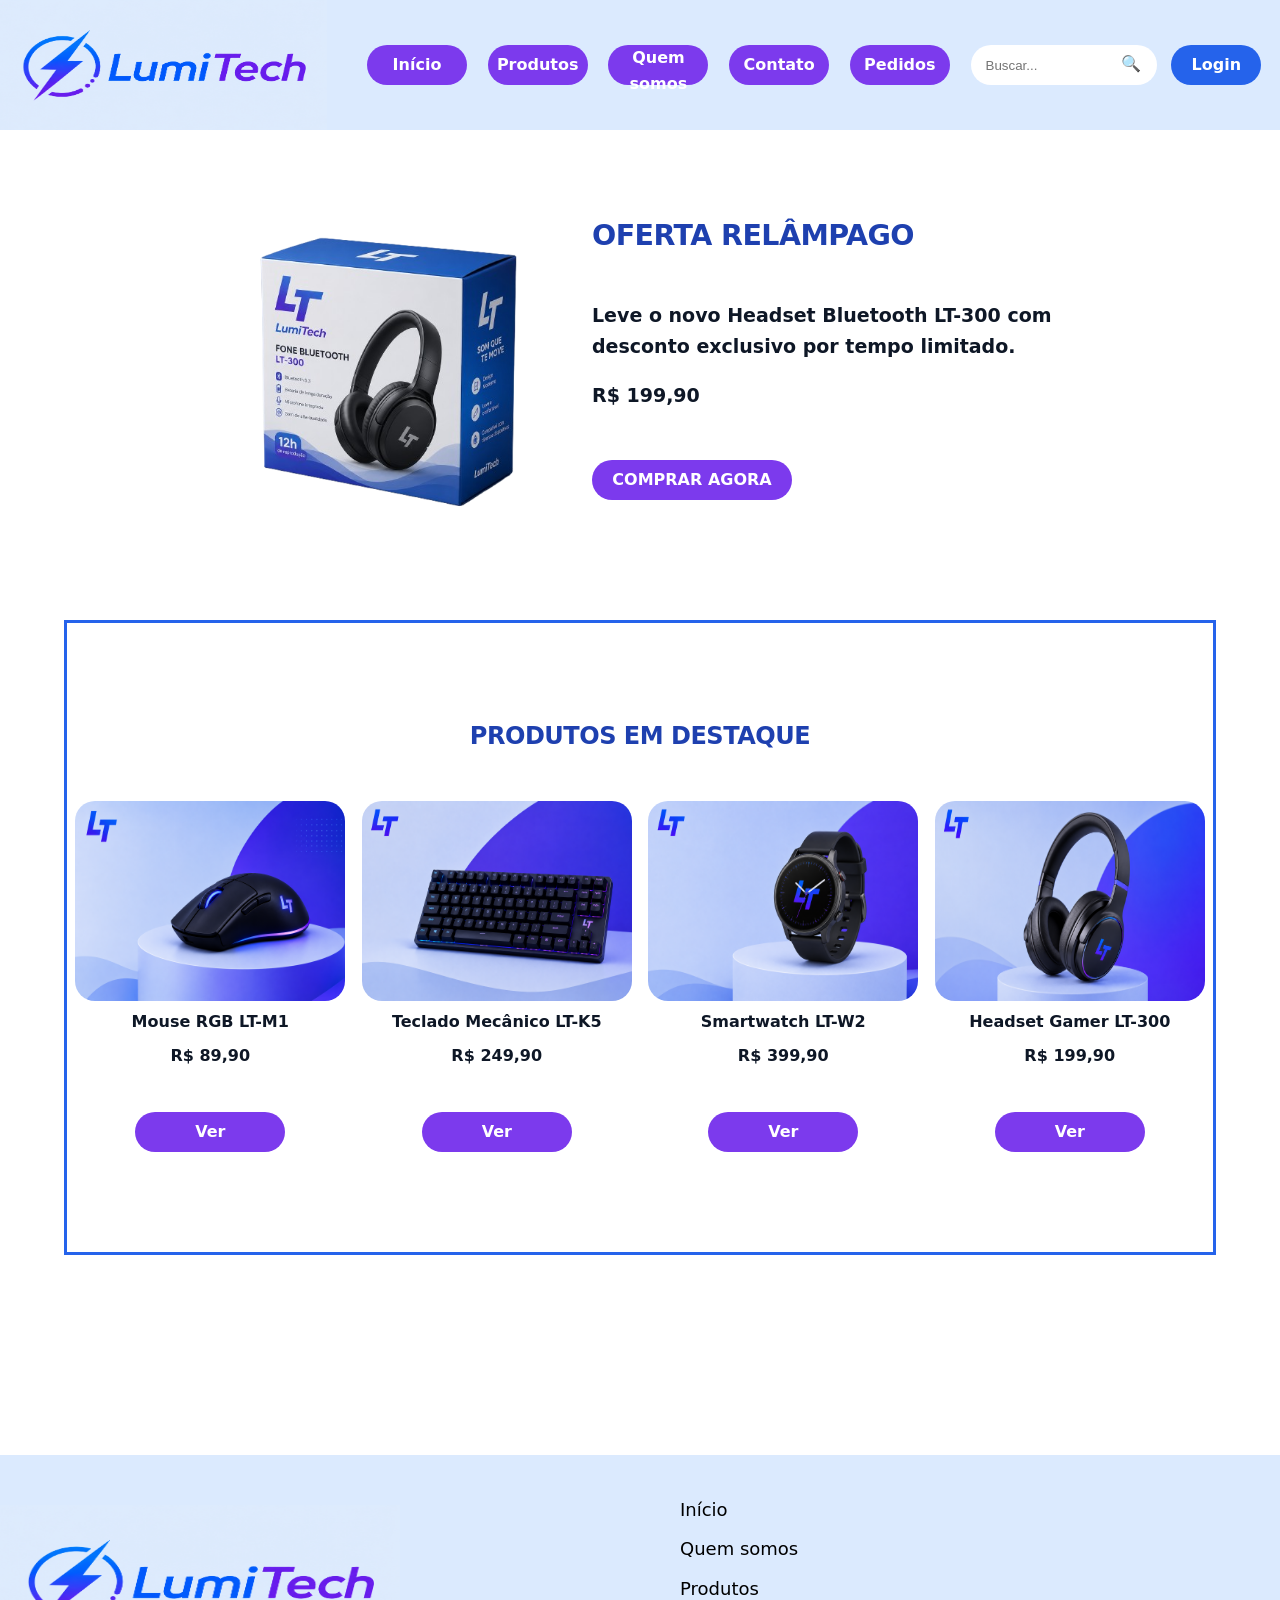
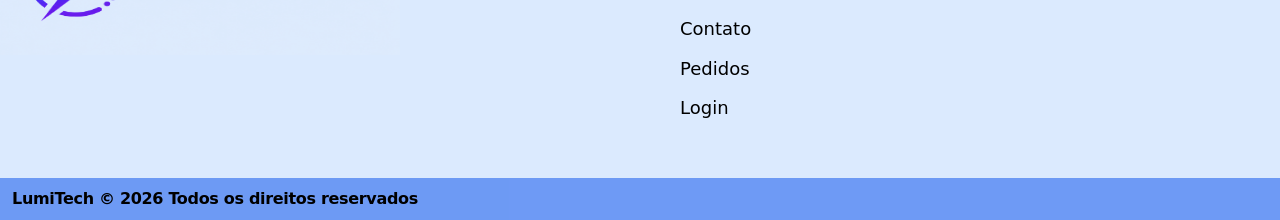
<file: index.html>
<!DOCTYPE html>
<html lang="en">

<head>
    <meta charset="UTF-8">
    <meta name="viewport" content="width=device-width, initial-scale=1.0">
    <link rel="stylesheet" href="style.css">
    <link rel="preconnect" href="https://fonts.googleapis.com">
    <link rel="preconnect" href="https://fonts.gstatic.com" crossorigin>
    <link href="https://fonts.googleapis.com/css2?family=Montserrat:ital,wght@0,100..900;1,100..900&display=swap"
        rel="stylesheet">
    <title>LumiTech</title>
</head>

<body>

    <header>
        <a href="index.html"><div class="logo"><img src="logo.png" alt=""></div></a>
        <ul>

            <a href="index.html">
                <li class="inc">Início</li>
            </a>
            <a href="produtos.html">
                <li class="inc"> Produtos </li>
            </a>
            <a href="quemsomos.html">
                <li class="inc">Quem somos</li>
            </a>
           <a href="contato.html"> <li class="inc">Contato</li></a>
           <a href="pedidos.html"><li class="inc">Pedidos</li></a>
            <div class="busca">
                <input type="text" placeholder="Buscar...">
                <a href="busca.html" class= "lupa">🔍</a>
            </div>
            <a href="login.html"><li class="login">Login</li></a>
        </ul>

    </header>

    <main>


        <div class="banner">
            <div><img src="fone.png" alt=""></div>
            <div class="banner_texto">
                <h2>OFERTA RELÂMPAGO</h2>
                <p>Leve o novo Headset Bluetooth LT-300
                    com desconto exclusivo por tempo limitado.</p>
                <span>R$ 199,90</span>
                <a href="produto.html"><button>COMPRAR AGORA</button></a>
            </div>
        </div>

        <div class="destaque">
            <h2>PRODUTOS EM DESTAQUE</h2>

            <div class="destaque_produtos">
                <div class = "txtproduto"><img src="mouse.png" alt="">
                    <p>Mouse RGB LT-M1</p>
                    <span>R$ 89,90</span><br>
                    <a href="produto.html"> <button>Ver</button></a>
                </div>

                <div class = "txtproduto">
                    <img src="teclado.png" alt="">
                    <p>Teclado Mecânico LT-K5</p>
                    <span>R$ 249,90</span><br>
                    <a href="produto.html"> <button>Ver</button></a>
                </div>

                <div class = "txtproduto">
                    <img src="smartwatch.png" alt="">
                    <p>Smartwatch LT-W2</p>
                    <span>R$ 399,90</span><br>
                    <a href="produto.html"> <button>Ver</button></a>
                </div>

                <div class = "txtproduto">
                    <img src="headset.png" alt="">
                    <p>Headset Gamer LT-300</p>
                    <span>R$ 199,90</span><br>
                    <a href="produto.html"> <button>Ver</button></a>
                </div>
            </div>

        </div>
    </main>

    <footer>
        <a href="index.html"><div class="logor"><img src="logo.png" alt=""></div></a>
        <div>
            <ul>
                <a href="index.html">
                    <li class="">Início</li>
                </a>
                <a href="quemsomos.html">
                    <li class="">Quem somos</li>
                </a>
                <a href="produtos.html">
                    <li class=""> Produtos </li>
                </a>
                <a href="contato.html"> <li class="">Contato</li></a>
                <a href="pedidos.html"><li>Pedidos</li></a>
                <a href="login.html"><li class="">Login</li></a>
            </ul>
        </div>
        <div class="direito">
            <h1>LumiTech © 2026 Todos os direitos reservados</h1>
        </div>
    </footer>


</body>

</html>
</file>
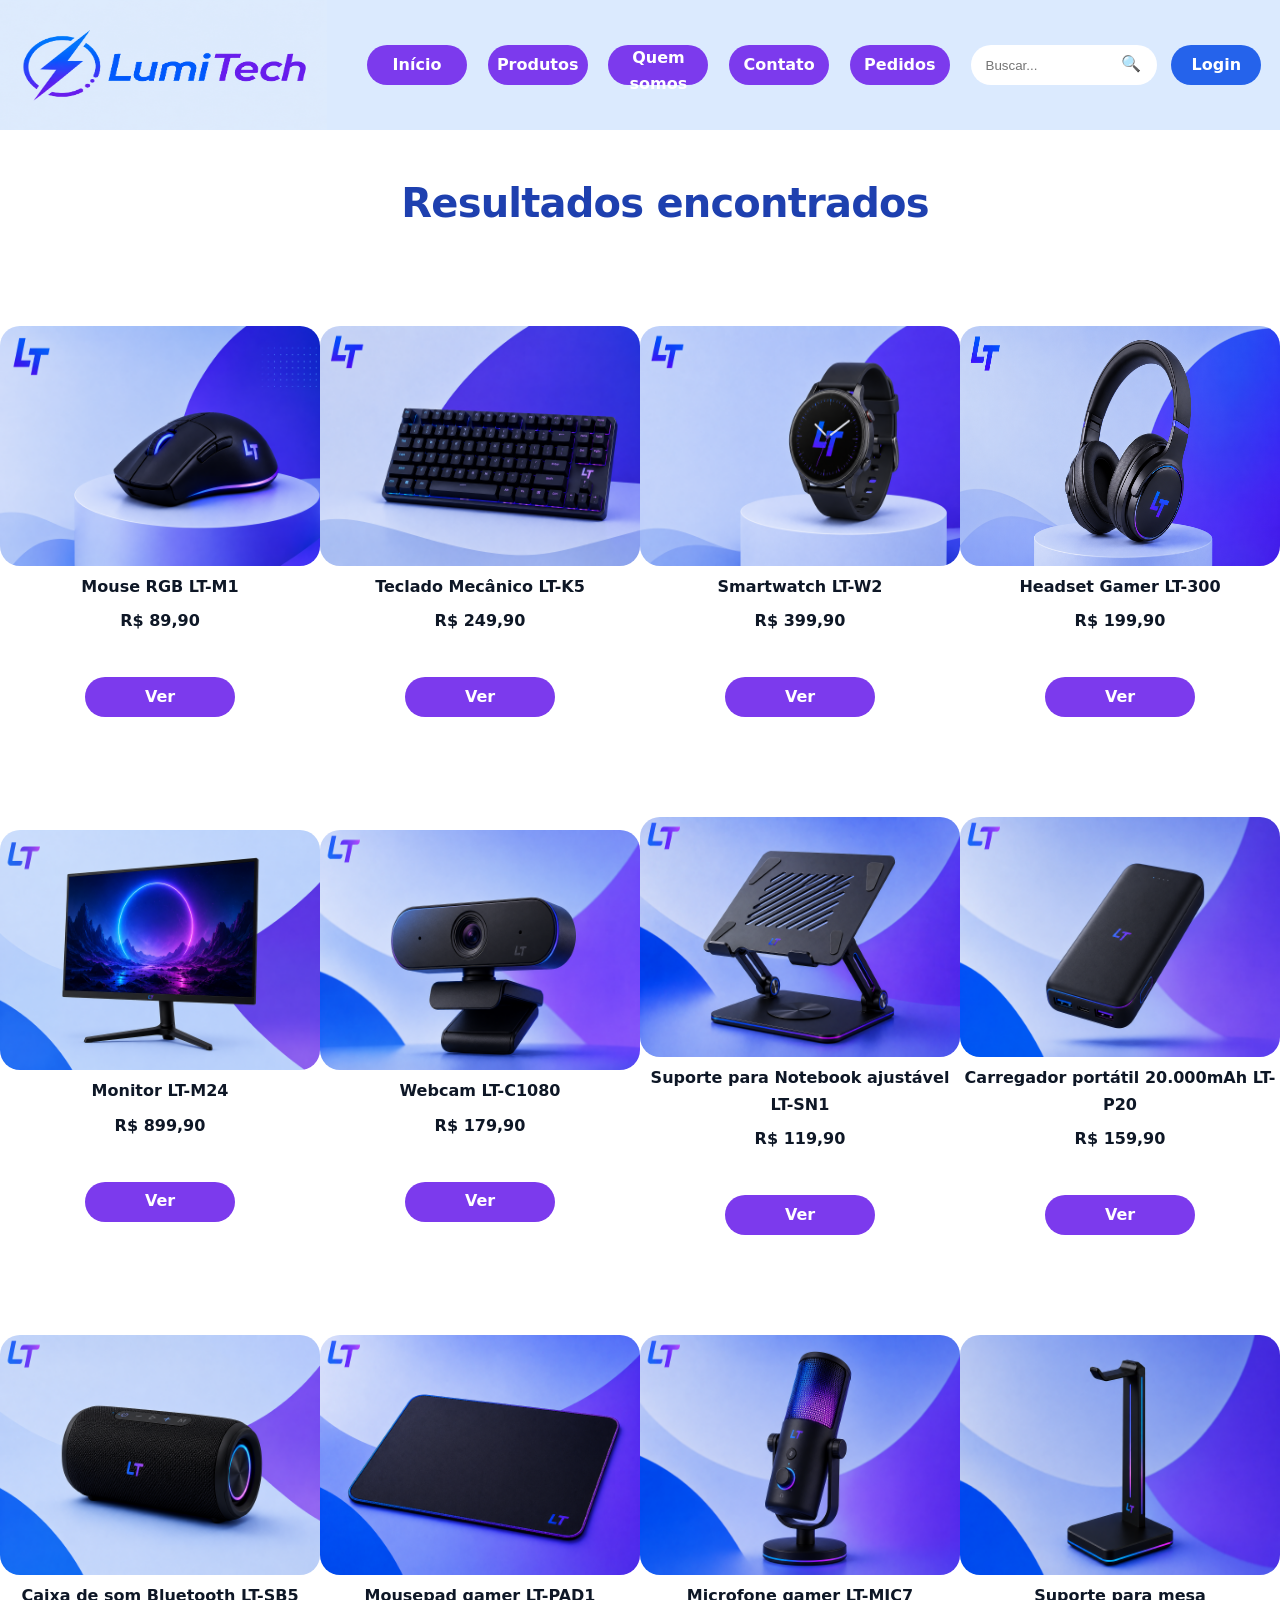
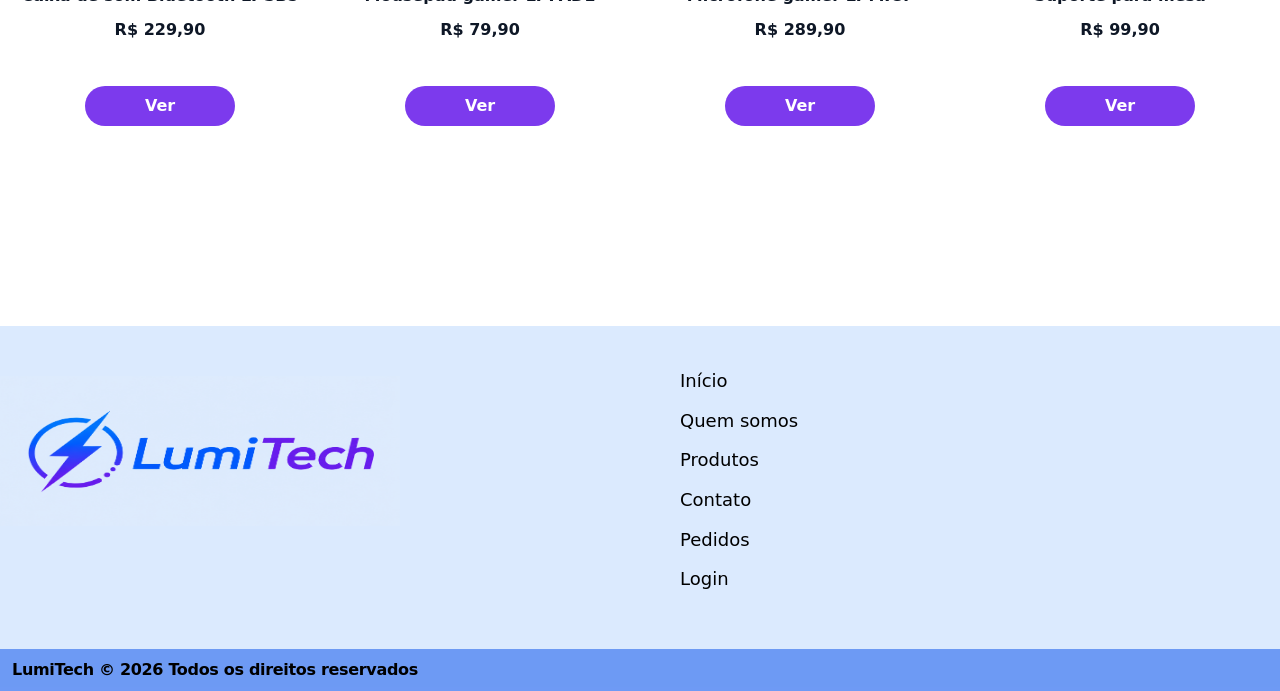
<file: busca.html>
<!DOCTYPE html>
<html lang="en">

<head>
    <meta charset="UTF-8">
    <meta name="viewport" content="width=device-width, initial-scale=1.0">
    <link rel="stylesheet" href="style.css">
    <link rel="preconnect" href="https://fonts.googleapis.com">
    <link rel="preconnect" href="https://fonts.gstatic.com" crossorigin>
    <link href="https://fonts.googleapis.com/css2?family=Montserrat:ital,wght@0,100..900;1,100..900&display=swap"
        rel="stylesheet">
    <title>LumiTech</title>
</head>

<body>

    <header>
        <a href="index.html"><div class="logo"><img src="logo.png" alt=""></div></a>
        <ul>

            <a href="index.html">
                <li class="inc">Início</li>
            </a>
            <a href="produtos.html">
                <li class="inc"> Produtos </li>
            </a>
            <a href="quemsomos.html">
                <li class="inc">Quem somos</li>
            </a>
            <a href="contato.html"> <li class="inc">Contato</li></a>
            <a href="pedidos.html"><li class="inc">Pedidos</li></a>
            <div class="busca">
                <input type="text" placeholder="Buscar...">
                <a href="busca.html" class= "lupa">🔍</a>
            </div>
            <a href="login.html"><li class="login">Login</li></a>
        </ul>

    </header>

    

   

    
    <h2 class = "resultado">Resultados encontrados</h2>

    

        
        <div class="produtos">

            <div class = "txtproduto"><img src="mouse.png" alt="">
                <p>Mouse RGB LT-M1</p>
                <span>R$ 89,90</span><br>
                <a href="produto.html"> <button>Ver</button></a>
            </div>

            <div class = "txtproduto">
                <img src="teclado.png" alt="">
                <p>Teclado Mecânico LT-K5</p>
                <span>R$ 249,90</span><br>
                <a href="produto.html"> <button>Ver</button></a>
            </div>

            <div  class = "txtproduto">
                <img src="smartwatch.png" alt="">
                <p>Smartwatch LT-W2</p>
                <span>R$ 399,90</span><br>
                <a href="produto.html"> <button>Ver</button></a>
            </div>

            <div class = "txtproduto">
                <img src="headset.png" alt="">
                <p>Headset Gamer LT-300</p>
                <span>R$ 199,90</span><br>
                <a href="produto.html"> <button>Ver</button></a>
            </div>
        </div>
        <div class="produtos">
            <div class = "txtproduto"><img src="monitor.png" alt="">
                <p>Monitor LT-M24</p>
                <span>R$ 899,90</span><br>
                <a href="produto.html"> <button>Ver</button></a>
            </div>

            <div class = "txtproduto">
                <img src="webcam.png" alt="">
                <p> Webcam LT-C1080</p>
                <span>R$ 179,90</span><br>
                <a href="produto.html"> <button>Ver</button></a>
            </div>

            <div class = "txtproduto">
                <img src="suporte.png" alt="">
                <p>Suporte para Notebook ajustável LT-SN1</p>
                <span>R$ 119,90</span><br>
                <a href="produto.html"> <button>Ver</button></a>
            </div>

            <div class = "txtproduto">
                <img src="carregador.png" alt="">
                <p>Carregador portátil 20.000mAh LT-P20</p>
                <span>R$ 159,90</span><br>
                <a href="produto.html"> <button>Ver</button></a>
            </div>

        </div>

        <div class="produtos">
            <div class = "txtproduto"><img src="som.png" alt="">
                <p>Caixa de som Bluetooth LT-SB5</p>
                <span>R$ 229,90</span><br>
                <a href="produto.html"> <button>Ver</button></a>
            </div>

            <div class = "txtproduto">
                <img src="mousepad.png" alt="">
                <p>Mousepad gamer LT-PAD1</p>
                <span>R$ 79,90</span><br>
                <a href="produto.html"> <button>Ver</button></a>
            </div>

            <div class = "txtproduto">
                <img src="mic.png" alt="">
                <p>Microfone gamer LT-MIC7</p>
                <span>R$ 289,90</span><br>
                <a href="produto.html"> <button>Ver</button></a>
            </div>

            <div class = "txtproduto">
                <img src="suporteh.png" alt="">
                <p>Suporte para mesa</p>
                <span>R$ 99,90</span><br>
                <a href="produto.html"> <button>Ver</button></a>
            </div>

        </div>

    



    <footer>
        <a href="index.html"><div class="logor"><img src="logo.png" alt=""></div></a>
        <div>
            <ul>
                <a href="index.html">
                    <li class="">Início</li>
                </a>
                <a href="quemsomos.html">
                    <li class="">Quem somos</li>
                </a>
                <a href="produtos.html">
                    <li class=""> Produtos </li>
                </a>
                <a href="contato.html"> <li class="">Contato</li></a>
                <a href="pedidos.html"><li>Pedidos</li></a>
                <a href="login.html"><li class="">Login</li></a>
            </ul>
        </div>
        <div class="direito">
            <h1>LumiTech © 2026 Todos os direitos reservados</h1>
        </div>
    </footer>


</body>

</html>
</file>
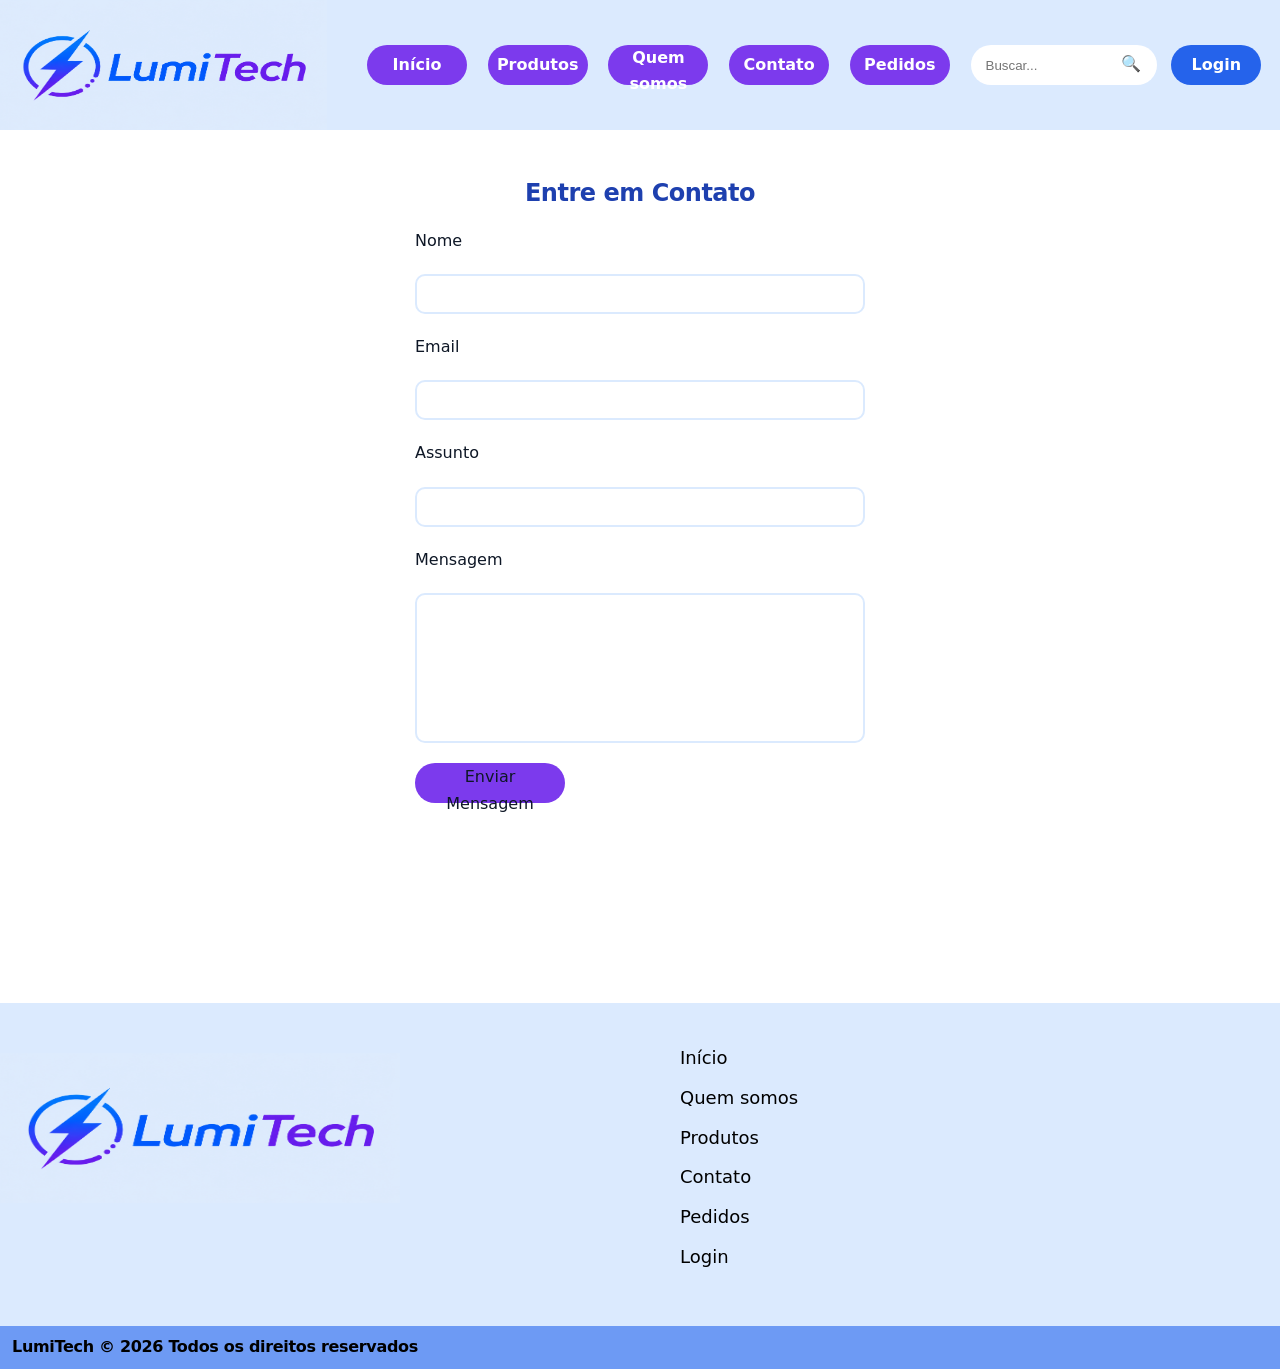
<file: contato.html>
<!DOCTYPE html>
<html lang="en">

<head>
    <meta charset="UTF-8">
    <meta name="viewport" content="width=device-width, initial-scale=1.0">
    <link rel="stylesheet" href="style.css">
    <link rel="preconnect" href="https://fonts.googleapis.com">
    <link rel="preconnect" href="https://fonts.gstatic.com" crossorigin>
    <link href="https://fonts.googleapis.com/css2?family=Montserrat:ital,wght@0,100..900;1,100..900&display=swap"
        rel="stylesheet">
    <title>LumiTech</title>
    <link rel="stylesheet" href="style.css">
</head>

<body>

    <header>
        <a href="index.html"><div class="logo"><img src="logo.png" alt=""></div></a>
        <ul>

            <a href="index.html">
                <li class="inc">Início</li>
            </a>
            <a href="produtos.html">
                <li class="inc"> Produtos </li>
            </a>
            <a href="quemsomos.html">
                <li class="inc">Quem somos</li>
            </a>
            <a href="contato.html"> <li class="inc">Contato</li></a>
            <a href="pedidos.html"><li class="inc">Pedidos</li></a>
            <div class="busca">
                <input type="text" placeholder="Buscar...">
                <a href="busca.html" class= "lupa">🔍</a>
            </div>
            <a href="login.html"><li class="login">Login</li></a>
        </ul>

    </header>
<div class = "contato">
   <h2>Entre em Contato</h2>

<form>

<label>Nome</label>
<input type="text">

<label>Email</label>
<input type="email">

<label>Assunto</label>
<input type="text">

<label>Mensagem</label>
<textarea></textarea>

<button>Enviar Mensagem</button>

</form>
</div>


    <footer>
        <a href="index.html"><div class="logor"><img src="logo.png" alt=""></div></a>
        <div>
            <ul>
                <a href="index.html">
                    <li class="">Início</li>
                </a>
                <a href="quemsomos.html">
                    <li class="">Quem somos</li>
                </a>
                <a href="produtos.html">
                    <li class=""> Produtos </li>
                </a>
                <a href="contato.html"> <li class="">Contato</li></a>
                <a href="pedidos.html"><li>Pedidos</li></a>
                <a href="login.html"><li class="">Login</li></a>
            </ul>
        </div>
        <div class="direito">
            <h1>LumiTech © 2026 Todos os direitos reservados</h1>
        </div>
    </footer>


</body>

</html>
</file>
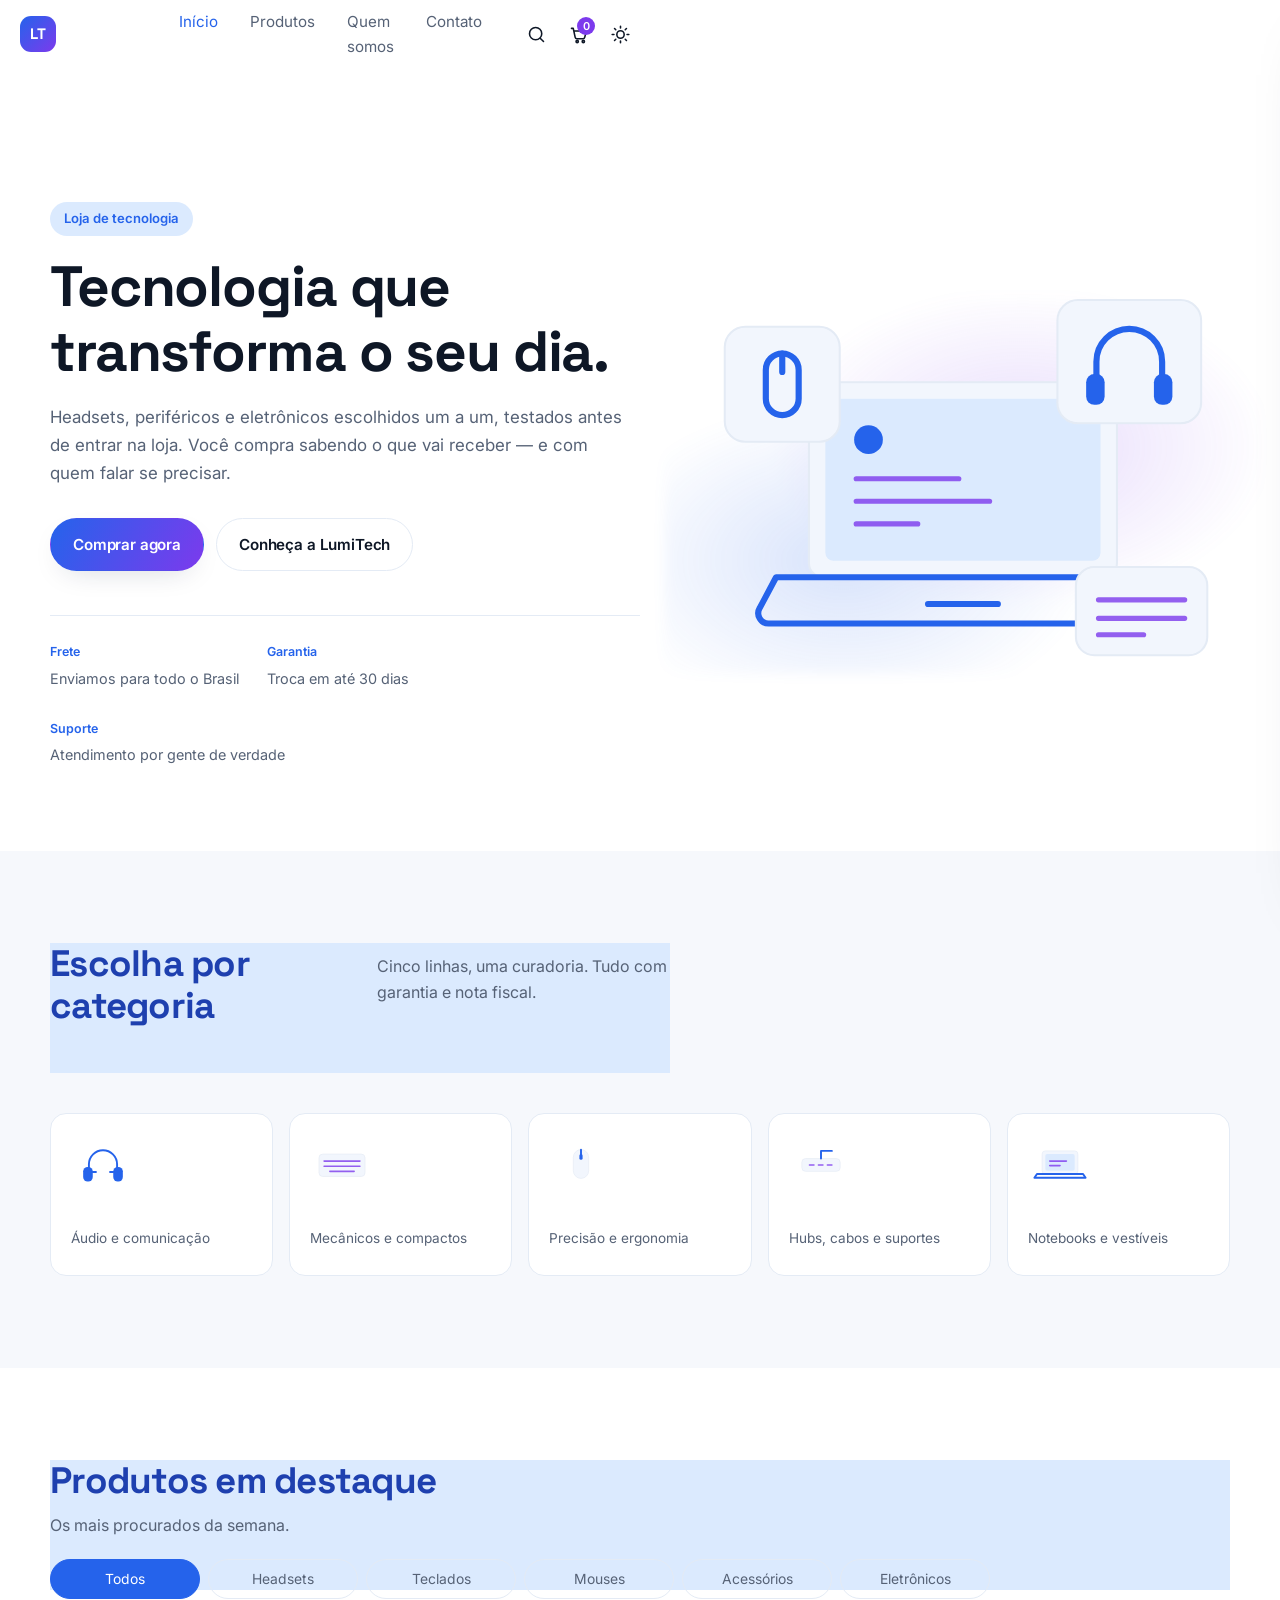
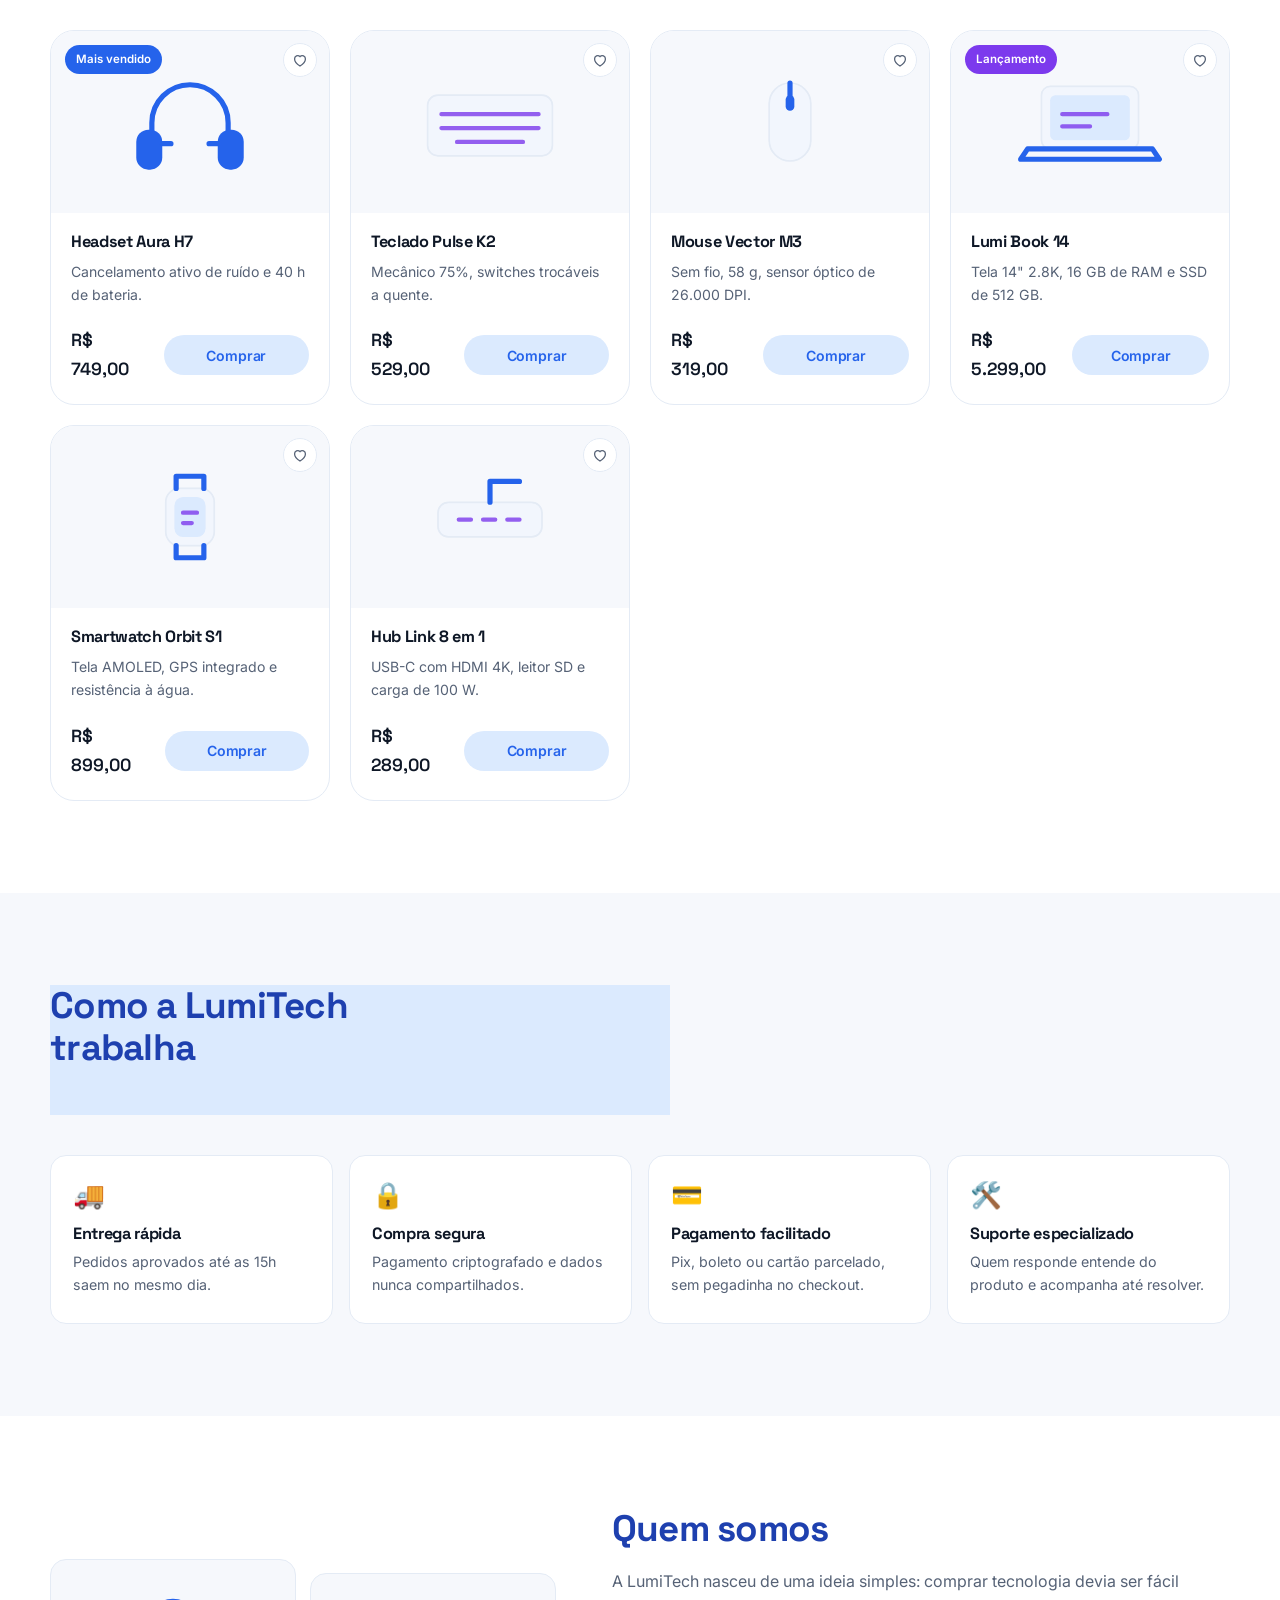
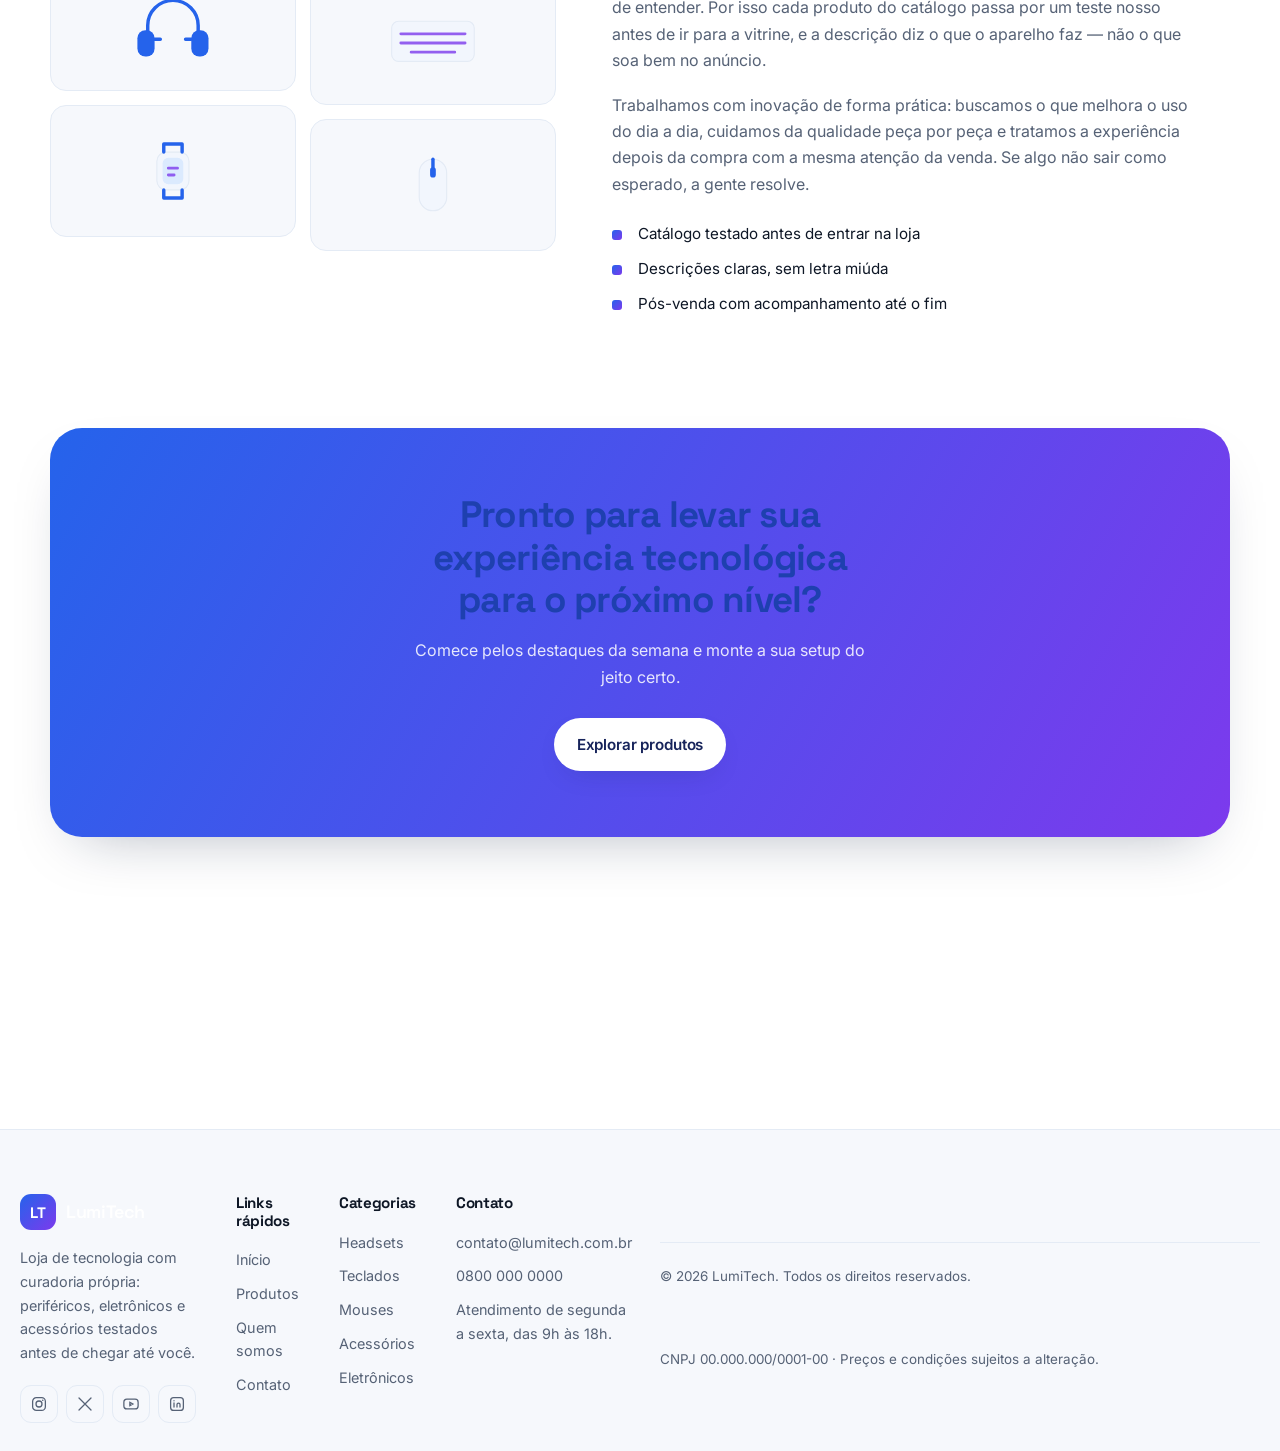
<file: landing.html>
<!DOCTYPE html>
<html lang="pt-BR" data-theme="light">
<head>
<meta charset="UTF-8">
<meta name="viewport" content="width=device-width, initial-scale=1">
<title>LumiTech — Tecnologia que transforma o seu dia</title>
<meta name="description" content="LumiTech: headsets, teclados, mouses, notebooks e acessórios de tecnologia com curadoria, garantia e suporte especializado.">
<link rel="icon" href="img/favicon.svg" type="image/svg+xml">
<link rel="preconnect" href="https://fonts.googleapis.com">
<link rel="preconnect" href="https://fonts.gstatic.com" crossorigin>
<link href="https://fonts.googleapis.com/css2?family=Inter:wght@400;500;600&family=Space+Grotesk:wght@500;600;700&display=swap" rel="stylesheet">
<link rel="stylesheet" href="style.css">
<script>
  // Aplica o tema salvo antes da pintura para evitar flash de cor errada.
  (function () {
    try {
      var t = localStorage.getItem('lumitech-theme');
      if (t === 'dark' || t === 'light') document.documentElement.setAttribute('data-theme', t);
    } catch (e) {}
  })();
</script>
</head>
<body>

<a class="skip-link" href="#hero">Ir para o conteúdo</a>

<!-- ============ HEADER ============ -->
<header class="header" id="header">
  <div class="container header__inner">
    <a class="brand" href="#hero" aria-label="LumiTech, página inicial">
      <span class="brand__mark">LT</span>
      <span class="brand__name">LumiTech</span>
    </a>

    <nav class="nav" id="nav" aria-label="Navegação principal">
      <a href="#hero" class="nav__link is-active">Início</a>
      <a href="#produtos" class="nav__link">Produtos</a>
      <a href="#quem-somos" class="nav__link">Quem somos</a>
      <a href="#contato" class="nav__link">Contato</a>
    </nav>

    <div class="header__actions">
      <button class="icon-btn" id="searchBtn" aria-label="Buscar produtos" aria-expanded="false" aria-controls="searchBar">
        <svg viewBox="0 0 24 24" aria-hidden="true"><circle cx="11" cy="11" r="7"/><path d="m20 20-3.5-3.5"/></svg>
      </button>

      <button class="icon-btn" id="cartBtn" aria-label="Abrir carrinho">
        <svg viewBox="0 0 24 24" aria-hidden="true"><path d="M4 5h2l2.2 10.2a2 2 0 0 0 2 1.6h6.9a2 2 0 0 0 2-1.5L21 8H7"/><circle cx="10.5" cy="20" r="1.3"/><circle cx="17.5" cy="20" r="1.3"/></svg>
        <span class="cart-badge" id="cartBadge" hidden>0</span>
      </button>

      <button class="icon-btn theme-btn" id="themeBtn" aria-label="Alternar tema" title="Alternar modo claro e escuro">
        <svg class="icon-sun" viewBox="0 0 24 24" aria-hidden="true"><circle cx="12" cy="12" r="4.2"/><path d="M12 2.5v2M12 19.5v2M2.5 12h2M19.5 12h2M5.2 5.2l1.4 1.4M17.4 17.4l1.4 1.4M18.8 5.2l-1.4 1.4M6.6 17.4l-1.4 1.4"/></svg>
        <svg class="icon-moon" viewBox="0 0 24 24" aria-hidden="true"><path d="M20 13.5A8 8 0 0 1 10.5 4a8 8 0 1 0 9.5 9.5Z"/></svg>
      </button>

      <button class="icon-btn menu-btn" id="menuBtn" aria-label="Abrir menu" aria-expanded="false" aria-controls="nav">
        <span class="menu-btn__bars"><i></i><i></i><i></i></span>
      </button>
    </div>
  </div>

  <!-- Busca -->
  <div class="searchbar" id="searchBar" hidden>
    <div class="container searchbar__inner">
      <svg class="searchbar__icon" viewBox="0 0 24 24" aria-hidden="true"><circle cx="11" cy="11" r="7"/><path d="m20 20-3.5-3.5"/></svg>
      <input type="search" id="searchInput" placeholder="Busque por headset, teclado, notebook…" aria-label="Buscar produtos">
      <button class="icon-btn" id="searchClose" aria-label="Fechar busca">
        <svg viewBox="0 0 24 24" aria-hidden="true"><path d="M6 6l12 12M18 6 6 18"/></svg>
      </button>
    </div>
  </div>
</header>

<div class="overlay" id="overlay" hidden></div>

<main>

<!-- ============ HERO ============ -->
<section class="hero" id="hero">
  <div class="container hero__inner">
    <div class="hero__copy">
      <p class="hero__eyebrow">Loja de tecnologia</p>
      <h1 class="hero__title">Tecnologia que transforma o seu dia.</h1>
      <p class="hero__text">
        Headsets, periféricos e eletrônicos escolhidos um a um, testados antes de entrar
        na loja. Você compra sabendo o que vai receber — e com quem falar se precisar.
      </p>
      <div class="hero__actions">
        <a href="#produtos" class="btn btn--primary">Comprar agora</a>
        <a href="#quem-somos" class="btn btn--ghost">Conheça a LumiTech</a>
      </div>
      <dl class="hero__facts">
        <div><dt>Frete</dt><dd>Enviamos para todo o Brasil</dd></div>
        <div><dt>Garantia</dt><dd>Troca em até 30 dias</dd></div>
        <div><dt>Suporte</dt><dd>Atendimento por gente de verdade</dd></div>
      </dl>
    </div>

    <div class="hero__art" aria-hidden="true">
      <div class="hero__glow"></div>
      <svg class="hero__scene" viewBox="0 0 520 440" role="presentation">
        <!-- notebook -->
        <g class="il">
          <rect class="il-fill" x="110" y="120" width="300" height="190" rx="14"/>
          <rect class="il-screen" x="126" y="136" width="268" height="158" rx="8"/>
          <path class="il-acc-s" d="M156 258h60M156 236h130M156 214h100"/>
          <circle class="il-acc-f" cx="168" cy="176" r="14"/>
          <path class="il-bd" d="M78 310h364l16 30a10 10 0 0 1-9 15H71a10 10 0 0 1-9-15Z"/>
          <path class="il-bd" d="M226 336h68"/>
        </g>
        <!-- headset flutuante -->
        <g transform="translate(352 40)"><g class="il float-a">
          <rect class="il-card" x="0" y="0" width="140" height="120" rx="20"/>
          <path class="il-bd" d="M38 78V60a32 32 0 0 1 64 0v18"/>
          <rect class="il-acc-f" x="28" y="72" width="18" height="30" rx="8"/>
          <rect class="il-acc-f" x="94" y="72" width="18" height="30" rx="8"/>
        </g></g>
        <!-- mouse flutuante -->
        <g transform="translate(28 66)"><g class="il float-b">
          <rect class="il-card" x="0" y="0" width="112" height="112" rx="20"/>
          <rect class="il-bd" x="40" y="26" width="32" height="60" rx="16"/>
          <path class="il-bd" d="M56 26v18"/>
        </g></g>
        <!-- teclado flutuante -->
        <g transform="translate(370 300)"><g class="il float-a">
          <rect class="il-card" x="0" y="0" width="128" height="86" rx="18"/>
          <path class="il-acc-s" d="M22 32h84M22 50h84M22 66h44"/>
        </g></g>
      </svg>
    </div>
  </div>
</section>

<!-- ============ CATEGORIAS ============ -->
<section class="section categories" id="categorias">
  <div class="container">
    <header class="section__head">
      <h2 class="section__title">Escolha por categoria</h2>
      <p class="section__sub">Cinco linhas, uma curadoria. Tudo com garantia e nota fiscal.</p>
    </header>

    <div class="cat-grid">
      <a class="cat" href="#produtos" data-cat="headsets">
        <svg class="cat__ico" viewBox="0 0 200 150" aria-hidden="true"><use href="#ic-headset"></use></svg>
        <h3>Headsets</h3>
        <p>Áudio e comunicação</p>
      </a>
      <a class="cat" href="#produtos" data-cat="teclados">
        <svg class="cat__ico" viewBox="0 0 200 150" aria-hidden="true"><use href="#ic-keyboard"></use></svg>
        <h3>Teclados</h3>
        <p>Mecânicos e compactos</p>
      </a>
      <a class="cat" href="#produtos" data-cat="mouses">
        <svg class="cat__ico" viewBox="0 0 200 150" aria-hidden="true"><use href="#ic-mouse"></use></svg>
        <h3>Mouses</h3>
        <p>Precisão e ergonomia</p>
      </a>
      <a class="cat" href="#produtos" data-cat="acessorios">
        <svg class="cat__ico" viewBox="0 0 200 150" aria-hidden="true"><use href="#ic-hub"></use></svg>
        <h3>Acessórios</h3>
        <p>Hubs, cabos e suportes</p>
      </a>
      <a class="cat" href="#produtos" data-cat="eletronicos">
        <svg class="cat__ico" viewBox="0 0 200 150" aria-hidden="true"><use href="#ic-laptop"></use></svg>
        <h3>Eletrônicos</h3>
        <p>Notebooks e vestíveis</p>
      </a>
    </div>
  </div>
</section>

<!-- ============ PRODUTOS ============ -->
<section class="section products" id="produtos">
  <div class="container">
    <header class="section__head section__head--row">
      <div>
        <h2 class="section__title">Produtos em destaque</h2>
        <p class="section__sub">Os mais procurados da semana.</p>
      </div>
      <div class="filters" role="group" aria-label="Filtrar por categoria">
        <button class="chip is-active" data-filter="all">Todos</button>
        <button class="chip" data-filter="headsets">Headsets</button>
        <button class="chip" data-filter="teclados">Teclados</button>
        <button class="chip" data-filter="mouses">Mouses</button>
        <button class="chip" data-filter="acessorios">Acessórios</button>
        <button class="chip" data-filter="eletronicos">Eletrônicos</button>
      </div>
    </header>

    <div class="prod-grid" id="prodGrid">

      <article class="card" data-cat="headsets" data-name="Headset Aura H7">
        <div class="card__media">
          <span class="tag">Mais vendido</span>
          <button class="fav" aria-label="Adicionar Headset Aura H7 aos favoritos" aria-pressed="false">
            <svg viewBox="0 0 24 24" aria-hidden="true"><path d="M12 20s-7.2-4.5-7.2-9.4A4.1 4.1 0 0 1 12 7.6a4.1 4.1 0 0 1 7.2 3C19.2 15.5 12 20 12 20Z"/></svg>
          </button>
          <svg class="card__art" viewBox="0 0 200 150" aria-label="Headset Aura H7"><use href="#ic-headset"></use></svg>
        </div>
        <div class="card__body">
          <h3 class="card__name">Headset Aura H7</h3>
          <p class="card__desc">Cancelamento ativo de ruído e 40 h de bateria.</p>
          <div class="card__foot">
            <span class="price" data-price="749">R$ 749,00</span>
            <button class="btn btn--buy">Comprar</button>
          </div>
        </div>
      </article>

      <article class="card" data-cat="teclados" data-name="Teclado Pulse K2">
        <div class="card__media">
          <button class="fav" aria-label="Adicionar Teclado Pulse K2 aos favoritos" aria-pressed="false">
            <svg viewBox="0 0 24 24" aria-hidden="true"><path d="M12 20s-7.2-4.5-7.2-9.4A4.1 4.1 0 0 1 12 7.6a4.1 4.1 0 0 1 7.2 3C19.2 15.5 12 20 12 20Z"/></svg>
          </button>
          <svg class="card__art" viewBox="0 0 200 150" aria-label="Teclado Pulse K2"><use href="#ic-keyboard"></use></svg>
        </div>
        <div class="card__body">
          <h3 class="card__name">Teclado Pulse K2</h3>
          <p class="card__desc">Mecânico 75%, switches trocáveis a quente.</p>
          <div class="card__foot">
            <span class="price" data-price="529">R$ 529,00</span>
            <button class="btn btn--buy">Comprar</button>
          </div>
        </div>
      </article>

      <article class="card" data-cat="mouses" data-name="Mouse Vector M3">
        <div class="card__media">
          <button class="fav" aria-label="Adicionar Mouse Vector M3 aos favoritos" aria-pressed="false">
            <svg viewBox="0 0 24 24" aria-hidden="true"><path d="M12 20s-7.2-4.5-7.2-9.4A4.1 4.1 0 0 1 12 7.6a4.1 4.1 0 0 1 7.2 3C19.2 15.5 12 20 12 20Z"/></svg>
          </button>
          <svg class="card__art" viewBox="0 0 200 150" aria-label="Mouse Vector M3"><use href="#ic-mouse"></use></svg>
        </div>
        <div class="card__body">
          <h3 class="card__name">Mouse Vector M3</h3>
          <p class="card__desc">Sem fio, 58 g, sensor óptico de 26.000 DPI.</p>
          <div class="card__foot">
            <span class="price" data-price="319">R$ 319,00</span>
            <button class="btn btn--buy">Comprar</button>
          </div>
        </div>
      </article>

      <article class="card" data-cat="eletronicos" data-name="Lumi Book 14">
        <div class="card__media">
          <span class="tag tag--alt">Lançamento</span>
          <button class="fav" aria-label="Adicionar Lumi Book 14 aos favoritos" aria-pressed="false">
            <svg viewBox="0 0 24 24" aria-hidden="true"><path d="M12 20s-7.2-4.5-7.2-9.4A4.1 4.1 0 0 1 12 7.6a4.1 4.1 0 0 1 7.2 3C19.2 15.5 12 20 12 20Z"/></svg>
          </button>
          <svg class="card__art" viewBox="0 0 200 150" aria-label="Notebook Lumi Book 14"><use href="#ic-laptop"></use></svg>
        </div>
        <div class="card__body">
          <h3 class="card__name">Lumi Book 14</h3>
          <p class="card__desc">Tela 14" 2.8K, 16 GB de RAM e SSD de 512 GB.</p>
          <div class="card__foot">
            <span class="price" data-price="5299">R$ 5.299,00</span>
            <button class="btn btn--buy">Comprar</button>
          </div>
        </div>
      </article>

      <article class="card" data-cat="eletronicos" data-name="Smartwatch Orbit S1">
        <div class="card__media">
          <button class="fav" aria-label="Adicionar Smartwatch Orbit S1 aos favoritos" aria-pressed="false">
            <svg viewBox="0 0 24 24" aria-hidden="true"><path d="M12 20s-7.2-4.5-7.2-9.4A4.1 4.1 0 0 1 12 7.6a4.1 4.1 0 0 1 7.2 3C19.2 15.5 12 20 12 20Z"/></svg>
          </button>
          <svg class="card__art" viewBox="0 0 200 150" aria-label="Smartwatch Orbit S1"><use href="#ic-watch"></use></svg>
        </div>
        <div class="card__body">
          <h3 class="card__name">Smartwatch Orbit S1</h3>
          <p class="card__desc">Tela AMOLED, GPS integrado e resistência à água.</p>
          <div class="card__foot">
            <span class="price" data-price="899">R$ 899,00</span>
            <button class="btn btn--buy">Comprar</button>
          </div>
        </div>
      </article>

      <article class="card" data-cat="acessorios" data-name="Hub Link 8 em 1">
        <div class="card__media">
          <button class="fav" aria-label="Adicionar Hub Link 8 em 1 aos favoritos" aria-pressed="false">
            <svg viewBox="0 0 24 24" aria-hidden="true"><path d="M12 20s-7.2-4.5-7.2-9.4A4.1 4.1 0 0 1 12 7.6a4.1 4.1 0 0 1 7.2 3C19.2 15.5 12 20 12 20Z"/></svg>
          </button>
          <svg class="card__art" viewBox="0 0 200 150" aria-label="Hub Link 8 em 1"><use href="#ic-hub"></use></svg>
        </div>
        <div class="card__body">
          <h3 class="card__name">Hub Link 8 em 1</h3>
          <p class="card__desc">USB-C com HDMI 4K, leitor SD e carga de 100 W.</p>
          <div class="card__foot">
            <span class="price" data-price="289">R$ 289,00</span>
            <button class="btn btn--buy">Comprar</button>
          </div>
        </div>
      </article>

    </div>

    <p class="empty" id="emptyState" hidden>Nenhum produto encontrado. Ajuste a busca ou volte para “Todos”.</p>
  </div>
</section>

<!-- ============ DIFERENCIAIS ============ -->
<section class="section perks">
  <div class="container">
    <header class="section__head">
      <h2 class="section__title">Como a LumiTech trabalha</h2>
    </header>
    <ul class="perk-grid">
      <li class="perk"><span class="perk__ico">🚚</span><h3>Entrega rápida</h3><p>Pedidos aprovados até as 15h saem no mesmo dia.</p></li>
      <li class="perk"><span class="perk__ico">🔒</span><h3>Compra segura</h3><p>Pagamento criptografado e dados nunca compartilhados.</p></li>
      <li class="perk"><span class="perk__ico">💳</span><h3>Pagamento facilitado</h3><p>Pix, boleto ou cartão parcelado, sem pegadinha no checkout.</p></li>
      <li class="perk"><span class="perk__ico">🛠️</span><h3>Suporte especializado</h3><p>Quem responde entende do produto e acompanha até resolver.</p></li>
    </ul>
  </div>
</section>

<!-- ============ QUEM SOMOS ============ -->
<section class="section about" id="quem-somos">
  <div class="container about__inner">
    <div class="about__art" aria-hidden="true">
      <div class="about__tile"><svg class="tile__art" viewBox="0 0 200 150"><use href="#ic-headset"></use></svg></div>
      <div class="about__tile"><svg class="tile__art" viewBox="0 0 200 150"><use href="#ic-keyboard"></use></svg></div>
      <div class="about__tile"><svg class="tile__art" viewBox="0 0 200 150"><use href="#ic-watch"></use></svg></div>
      <div class="about__tile"><svg class="tile__art" viewBox="0 0 200 150"><use href="#ic-mouse"></use></svg></div>
    </div>
    <div class="about__copy">
      <h2 class="section__title">Quem somos</h2>
      <p>
        A LumiTech nasceu de uma ideia simples: comprar tecnologia devia ser fácil de entender.
        Por isso cada produto do catálogo passa por um teste nosso antes de ir para a vitrine,
        e a descrição diz o que o aparelho faz — não o que soa bem no anúncio.
      </p>
      <p>
        Trabalhamos com inovação de forma prática: buscamos o que melhora o uso do dia a dia,
        cuidamos da qualidade peça por peça e tratamos a experiência depois da compra com a mesma
        atenção da venda. Se algo não sair como esperado, a gente resolve.
      </p>
      <ul class="about__list">
        <li>Catálogo testado antes de entrar na loja</li>
        <li>Descrições claras, sem letra miúda</li>
        <li>Pós-venda com acompanhamento até o fim</li>
      </ul>
    </div>
  </div>
</section>

<!-- ============ CTA ============ -->
<section class="cta">
  <div class="container cta__inner">
    <h2>Pronto para levar sua experiência tecnológica para o próximo nível?</h2>
    <p>Comece pelos destaques da semana e monte a sua setup do jeito certo.</p>
    <a href="#produtos" class="btn btn--light">Explorar produtos</a>
  </div>
</section>

</main>

<!-- ============ FOOTER ============ -->
<footer class="footer" id="contato">
  <div class="container footer__grid">
    <div class="footer__brand">
      <a class="brand" href="#hero">
        <span class="brand__mark">LT</span>
        <span class="brand__name">LumiTech</span>
      </a>
      <p>Loja de tecnologia com curadoria própria: periféricos, eletrônicos e acessórios testados antes de chegar até você.</p>
      <div class="social">
        <a href="#contato" aria-label="Instagram da LumiTech"><svg viewBox="0 0 24 24" aria-hidden="true"><rect x="3.5" y="3.5" width="17" height="17" rx="5"/><circle cx="12" cy="12" r="4"/><circle cx="17" cy="7" r="1.1" fill="currentColor" stroke="none"/></svg></a>
        <a href="#contato" aria-label="X da LumiTech"><svg viewBox="0 0 24 24" aria-hidden="true"><path d="M4 4l16 16M20 4 4 20"/></svg></a>
        <a href="#contato" aria-label="YouTube da LumiTech"><svg viewBox="0 0 24 24" aria-hidden="true"><rect x="2.5" y="5.5" width="19" height="13" rx="4"/><path d="M10.5 9.8v4.4l4-2.2Z"/></svg></a>
        <a href="#contato" aria-label="LinkedIn da LumiTech"><svg viewBox="0 0 24 24" aria-hidden="true"><rect x="3.5" y="3.5" width="17" height="17" rx="4"/><path d="M8 10.5V16M8 7.6v.1M12 16v-3.2a2 2 0 0 1 4 0V16"/></svg></a>
      </div>
    </div>

    <nav class="footer__col" aria-label="Links rápidos">
      <h3>Links rápidos</h3>
      <a href="#hero">Início</a>
      <a href="#produtos">Produtos</a>
      <a href="#quem-somos">Quem somos</a>
      <a href="#contato">Contato</a>
    </nav>

    <nav class="footer__col" aria-label="Categorias">
      <h3>Categorias</h3>
      <a href="#produtos">Headsets</a>
      <a href="#produtos">Teclados</a>
      <a href="#produtos">Mouses</a>
      <a href="#produtos">Acessórios</a>
      <a href="#produtos">Eletrônicos</a>
    </nav>

    <div class="footer__col">
      <h3>Contato</h3>
      <a href="mailto:contato@lumitech.com.br">contato@lumitech.com.br</a>
      <a href="tel:+5508000000000">0800 000 0000</a>
      <p>Atendimento de segunda a sexta, das 9h às 18h.</p>
    </div>
  </div>

  <div class="container footer__bottom">
    <p>© <span id="year">2026</span> LumiTech. Todos os direitos reservados.</p>
    <p>CNPJ 00.000.000/0001-00 · Preços e condições sujeitos a alteração.</p>
  </div>
</footer>

<!-- ============ CARRINHO ============ -->
<aside class="drawer" id="cartDrawer" aria-label="Carrinho de compras" aria-hidden="true">
  <div class="drawer__head">
    <h2>Seu carrinho</h2>
    <button class="icon-btn" id="cartClose" aria-label="Fechar carrinho">
      <svg viewBox="0 0 24 24" aria-hidden="true"><path d="M6 6l12 12M18 6 6 18"/></svg>
    </button>
  </div>
  <div class="drawer__body" id="cartItems"></div>
  <div class="drawer__foot">
    <div class="drawer__total"><span>Total</span><strong id="cartTotal">R$ 0,00</strong></div>
    <button class="btn btn--primary btn--block" id="checkoutBtn">Finalizar compra</button>
  </div>
</aside>

<div class="toast" id="toast" role="status" aria-live="polite"></div>

<!-- ============ ILUSTRAÇÕES (sprite SVG) ============ -->
<svg class="sprite" aria-hidden="true" focusable="false">
  <symbol id="ic-headset" viewBox="0 0 200 150">
    <path class="il-bd" d="M56 96V76a44 44 0 0 1 88 0v20"/>
    <rect class="il-acc-f" x="38" y="84" width="30" height="46" rx="14"/>
    <rect class="il-acc-f" x="132" y="84" width="30" height="46" rx="14"/>
    <path class="il-bd" d="M68 100h10M122 100h10"/>
  </symbol>
  <symbol id="ic-keyboard" viewBox="0 0 200 150">
    <rect class="il-fill" x="28" y="44" width="144" height="70" rx="12"/>
    <path class="il-acc-s" d="M44 66h112M44 82h112M62 98h76"/>
  </symbol>
  <symbol id="ic-mouse" viewBox="0 0 200 150">
    <rect class="il-fill" x="76" y="30" width="48" height="90" rx="24"/>
    <path class="il-bd" d="M100 30v26"/>
    <rect class="il-acc-f" x="95" y="44" width="10" height="18" rx="5"/>
  </symbol>
  <symbol id="ic-laptop" viewBox="0 0 200 150">
    <rect class="il-fill" x="44" y="34" width="112" height="72" rx="10"/>
    <rect class="il-screen" x="54" y="44" width="92" height="52" rx="6"/>
    <path class="il-acc-s" d="M68 80h32M68 66h52"/>
    <path class="il-bd" d="M28 106h144l8 12H20Z"/>
  </symbol>
  <symbol id="ic-watch" viewBox="0 0 200 150">
    <rect class="il-fill" x="72" y="42" width="56" height="66" rx="16"/>
    <rect class="il-screen" x="82" y="52" width="36" height="46" rx="10"/>
    <path class="il-bd" d="M84 42V28h32v14M84 108v14h32v-14"/>
    <path class="il-acc-s" d="M92 70h16M92 82h10"/>
  </symbol>
  <symbol id="ic-hub" viewBox="0 0 200 150">
    <rect class="il-fill" x="40" y="58" width="120" height="40" rx="12"/>
    <path class="il-acc-s" d="M64 78h14M92 78h14M120 78h14"/>
    <path class="il-bd" d="M100 58V34h34"/>
  </symbol>
</svg>

<script src="script.js"></script>
</body>
</html>
</file>
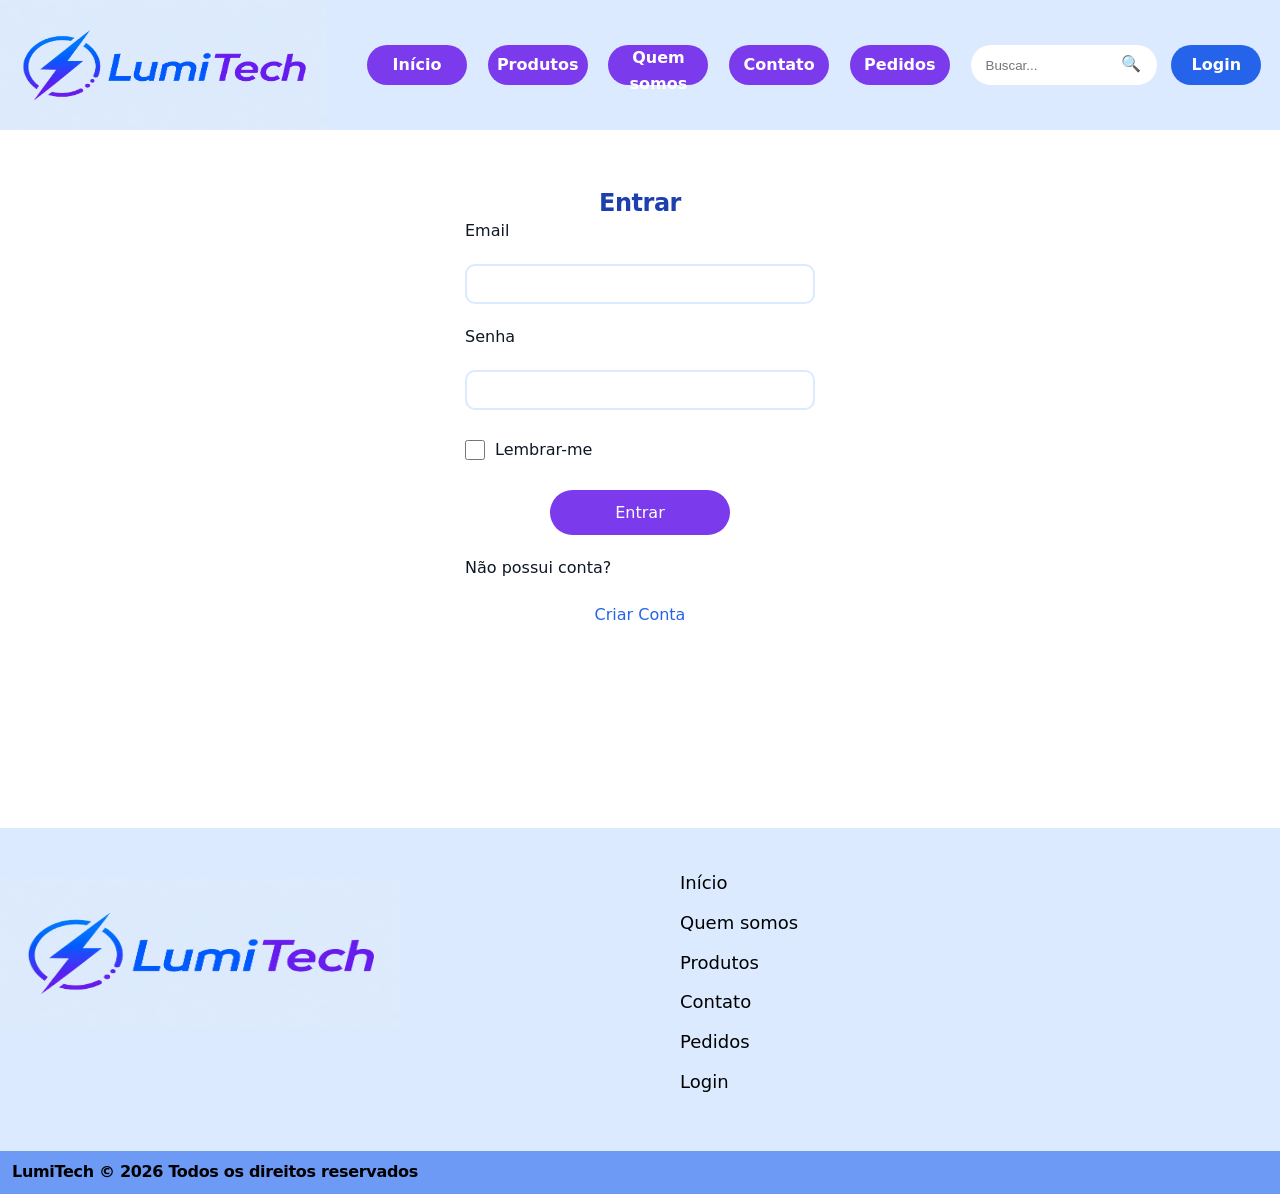
<file: login.html>
<!DOCTYPE html>
<html lang="en">

<head>
    <meta charset="UTF-8">
    <meta name="viewport" content="width=device-width, initial-scale=1.0">
    <link rel="stylesheet" href="style.css">
    <link rel="preconnect" href="https://fonts.googleapis.com">
    <link rel="preconnect" href="https://fonts.gstatic.com" crossorigin>
    <link href="https://fonts.googleapis.com/css2?family=Montserrat:ital,wght@0,100..900;1,100..900&display=swap"
        rel="stylesheet">
    <title>LumiTech</title>
</head>

<body>

    <header>
        <a href="index.html"><div class="logo"><img src="logo.png" alt=""></div></a>
        <ul>

            <a href="index.html">
                <li class="inc">Início</li>
            </a>
            <a href="produtos.html">
                <li class="inc"> Produtos </li>
            </a>
            <a href="quemsomos.html">
                <li class="inc">Quem somos</li>
            </a>
           <a href="contato.html"> <li class="inc">Contato</li></a>
           <a href="pedidos.html"><li class="inc">Pedidos</li></a>
            <div class="busca">
                <input type="text" placeholder="Buscar...">
                <a href="busca.html" class= "lupa">🔍</a>
            </div>
            <a href="login.html"><li class="login">Login</li></a>
        </ul>

    </header>

    <div class="loginp">

<h2>Entrar</h2>

<form>

<label>Email</label>
<input type="email">

<label>Senha</label>
<input type="password">

<div class="lembrar">
<input type="checkbox">
<p>Lembrar-me</p>
</div>

<button>Entrar</button>

<p>Não possui conta?</p>

<a href="">Criar Conta</a>

</form>

</div>

    <footer>
        <a href="index.html"><div class="logor"><img src="logo.png" alt=""></div></a>
        <div>
            <ul>
                <a href="index.html">
                    <li class="">Início</li>
                </a>
                <a href="quemsomos.html">
                    <li class="">Quem somos</li>
                </a>
                <a href="produtos.html">
                    <li class=""> Produtos </li>
                </a>
                <a href="contato.html"> <li class="">Contato</li></a>
                <a href="pedidos.html"><li>Pedidos</li></a>
                <a href="login.html"><li class="">Login</li></a>
            </ul>
        </div>
        <div class="direito">
            <h1>LumiTech © 2026 Todos os direitos reservados</h1>
        </div>
    </footer>


</body>

</html>
</file>
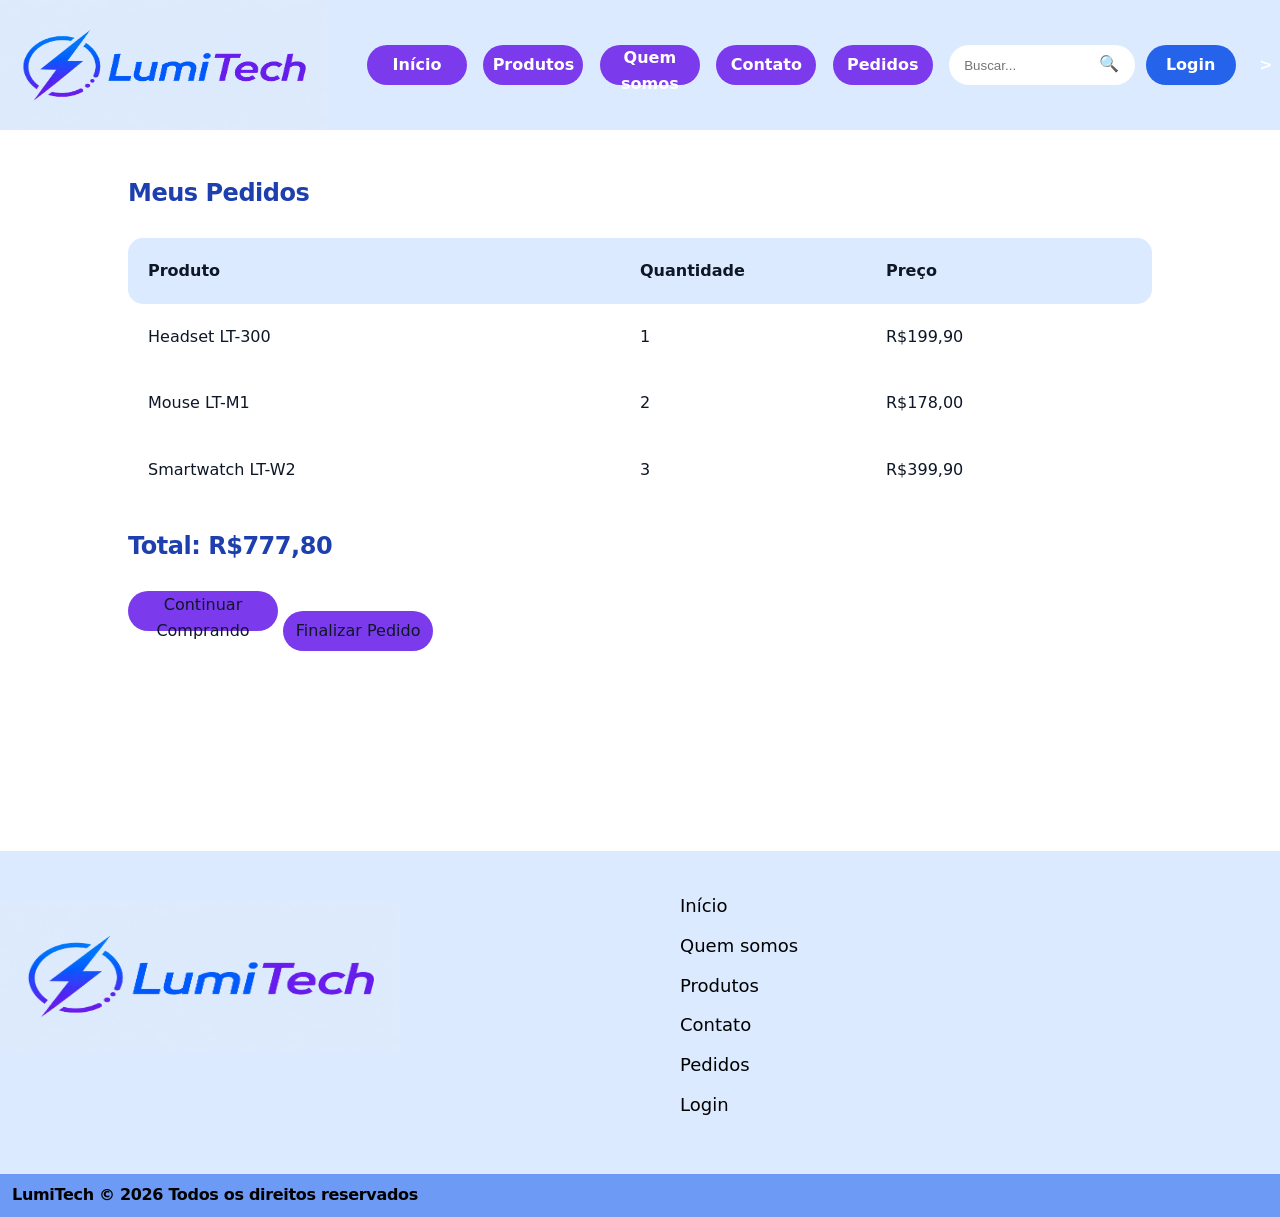
<file: pedidos.html>
<!DOCTYPE html>
<html lang="en">

<head>
    <meta charset="UTF-8">
    <meta name="viewport" content="width=device-width, initial-scale=1.0">
    <link rel="stylesheet" href="style.css">
    <link rel="preconnect" href="https://fonts.googleapis.com">
    <link rel="preconnect" href="https://fonts.gstatic.com" crossorigin>
    <link href="https://fonts.googleapis.com/css2?family=Montserrat:ital,wght@0,100..900;1,100..900&display=swap"
        rel="stylesheet">
    <title>LumiTech</title>
</head>

<body>

    <header>
        <a href="index.html"><div class="logo"><img src="logo.png" alt=""></div></a>
        <ul>

            <a href="index.html">
                <li class="inc">Início</li>
            </a>
            <a href="produtos.html">
                <li class="inc"> Produtos </li>
            </a>
            <a href="quemsomos.html">
                <li class="inc">Quem somos</li>
            </a>
           <a href="contato.html"> <li class="inc">Contato</li></a>
           <a href="pedidos.html"><li class="inc">Pedidos</li></a>
            <div class="busca">
                <input type="text" placeholder="Buscar...">
                <a href="busca.html" class= "lupa">🔍</a>
            </div>
            <a href="login.html"><li class="login">Login</li></a>>
        </ul>

    </header>

    <div class="pedidos">

    <h2>Meus Pedidos</h2>

    <div class="pedidop">

        <div class="titulo">
            <p>Produto</p>
            <p>Quantidade</p>
            <p>Preço</p>
        </div>

        <div class="item">
            <p>Headset LT-300</p>
            1
            <p>R$199,90</p>
        </div>

        <div class="item">
            <p>Mouse LT-M1</p>
            2
            <p>R$178,00</p>
        </div>

        <div class="item">
            <p>Smartwatch LT-W2</p>
            3
            <p>R$399,90</p>
        </div>

    </div>

    <h2>Total: R$777,80</h2>

    <div class="botoes">

        <button>Continuar Comprando</button>

        <button>Finalizar Pedido</button>

    </div>

</div>

    <footer>
        <a href="index.html"><div class="logor"><img src="logo.png" alt=""></div></a>
        <div>
            <ul>
                <a href="index.html">
                    <li class="">Início</li>
                </a>
                <a href="quemsomos.html">
                    <li class="">Quem somos</li>
                </a>
                <a href="produtos.html">
                    <li class=""> Produtos </li>
                </a>
                <a href="contato.html"> <li class="">Contato</li></a>
                <a href="pedidos.html"><li>Pedidos</li></a>
                <a href="login.html"><li class="">Login</li></a>
            </ul>
        </div>
        <div class="direito">
            <h1>LumiTech © 2026 Todos os direitos reservados</h1>
        </div>
    </footer>


</body>

</html>
</file>
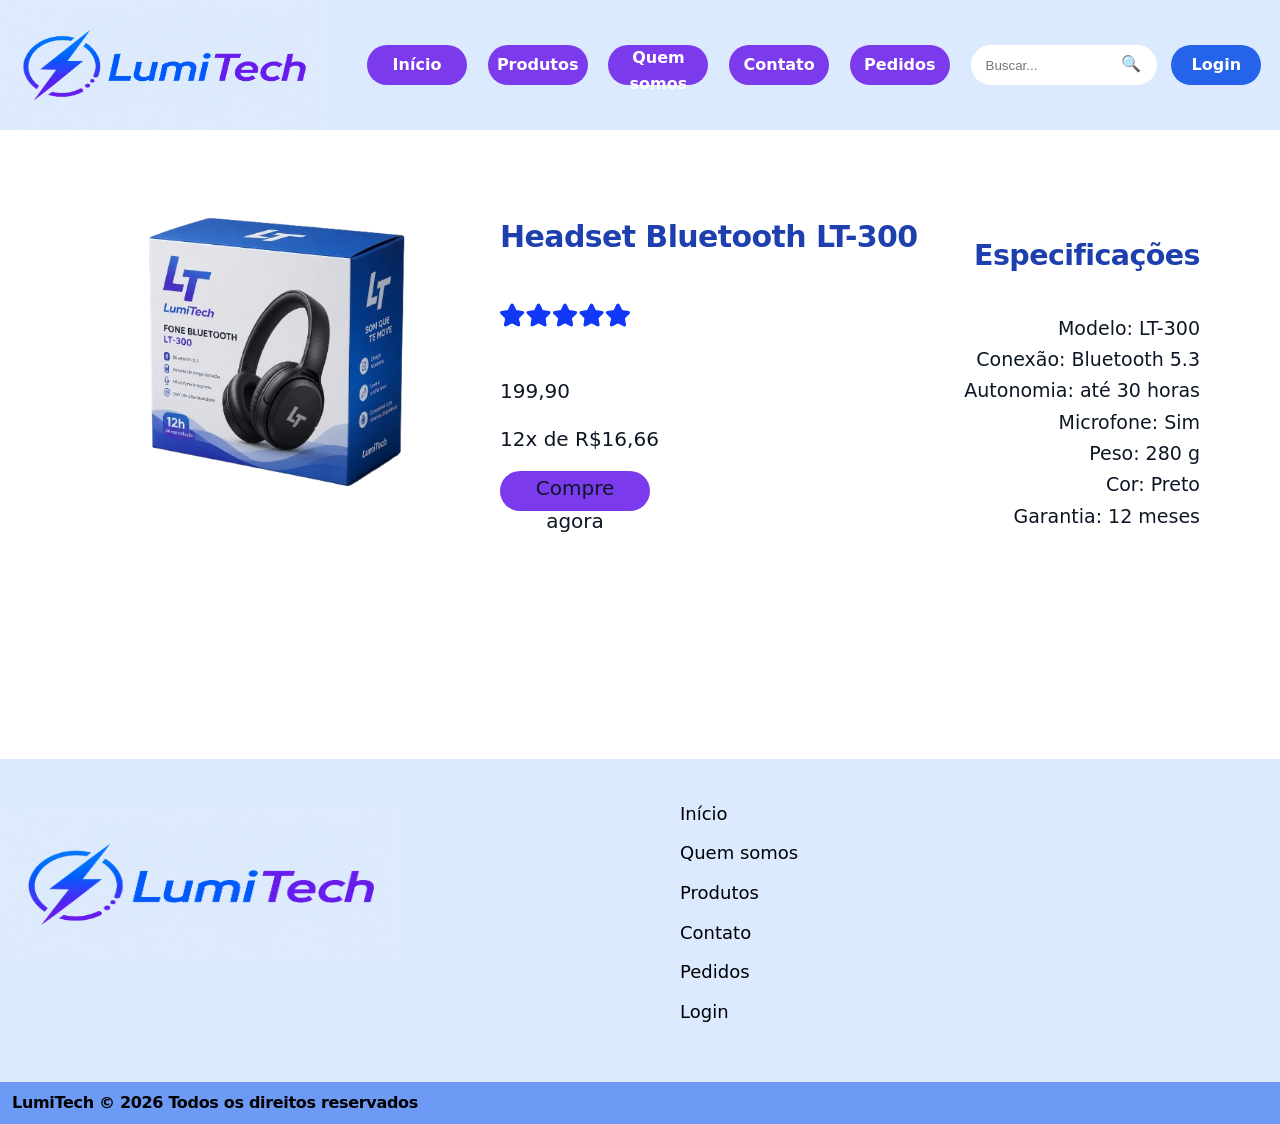
<file: produto.html>
<!DOCTYPE html>
<html lang="en">

<head>
    <meta charset="UTF-8">
    <meta name="viewport" content="width=device-width, initial-scale=1.0">
    <link rel="stylesheet" href="style.css">
    <link rel="preconnect" href="https://fonts.googleapis.com">
    <link rel="preconnect" href="https://fonts.gstatic.com" crossorigin>
    <link href="https://fonts.googleapis.com/css2?family=Montserrat:ital,wght@0,100..900;1,100..900&display=swap"
        rel="stylesheet">
    <title>LumiTech</title>
</head>

<body>

    <header>
        <a href="index.html"><div class="logo"><img src="logo.png" alt=""></div></a>
        <ul>

            <a href="index.html">
                <li class="inc">Início</li>
            </a>
            <a href="produtos.html">
                <li class="inc"> Produtos </li>
            </a>
            <a href="quemsomos.html">
                <li class="inc">Quem somos</li>
            </a>
            <a href="contato.html"> <li class="inc">Contato</li></a>
            <a href="pedidos.html"><li class="inc">Pedidos</li></a>
            <div class="busca">
                <input type="text" placeholder="Buscar...">
                <a href="busca.html" class= "lupa">🔍</a>
            </div>
            <a href="login.html"><li class="login">Login</li></a>
        </ul>

    </header>

    <div class="produto">
        <div class = "fonep"><img src="fone.png" alt=""></div>
        
             <div class = "star">
                <h2>Headset Bluetooth LT-300</h2>
                 <img src="rating.png" alt="">
                 <span>199,90</span>
                 <span>12x de R$16,66</span>
                 <button>Compre agora</button>
                 <br>
       
        </div>

         <div class = "especifica">
                   <div class = "txtespecifica"> <h2>Especificações</h2>
                     <ul>
                    <li>Modelo: LT-300</li>
                     <li>Conexão: Bluetooth 5.3</li>
                     <li>Autonomia: até 30 horas</li>
                     <li>Microfone: Sim</li>
                     <li>Peso: 280 g</li>
                     <li>Cor: Preto</li>
                     <li>Garantia: 12 meses</li></ul>
                        </div>
                        </div>
    </div>
   
                        





</body>




    <footer>
        <a href="index.html"><div class="logor"><img src="logo.png" alt=""></div></a>
        <div>
            <ul>
                <a href="index.html">
                    <li class="">Início</li>
                </a>
                <a href="quemsomos.html">
                    <li class="">Quem somos</li>
                </a>
                <a href="produtos.html">
                    <li class=""> Produtos </li>
                </a>
                <a href="contato.html"> <li class="">Contato</li></a>
                <a href="pedidos.html"><li>Pedidos</li></a>
                <a href="login.html"><li class="">Login</li></a>
            </ul>
        </div>
        <div class="direito">
            <h1>LumiTech © 2026 Todos os direitos reservados</h1>
        </div>
    </footer>
</file>
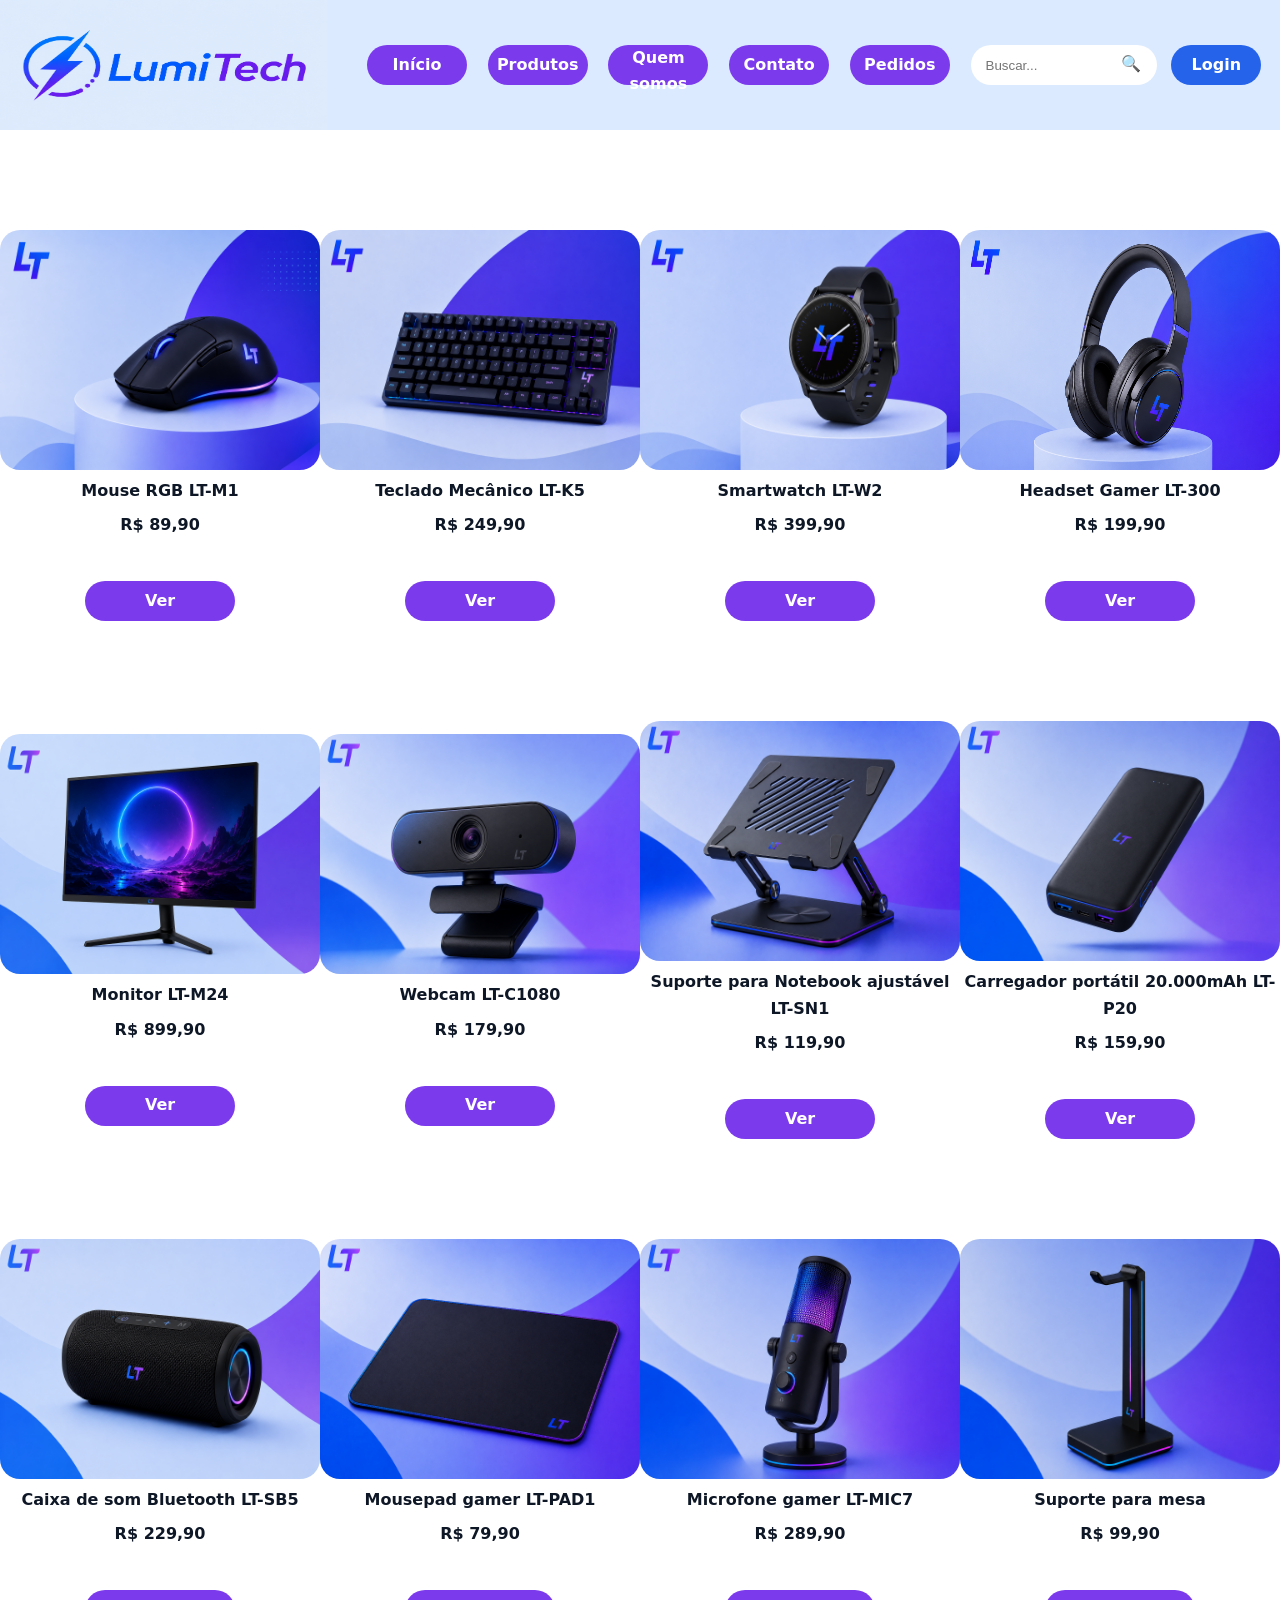
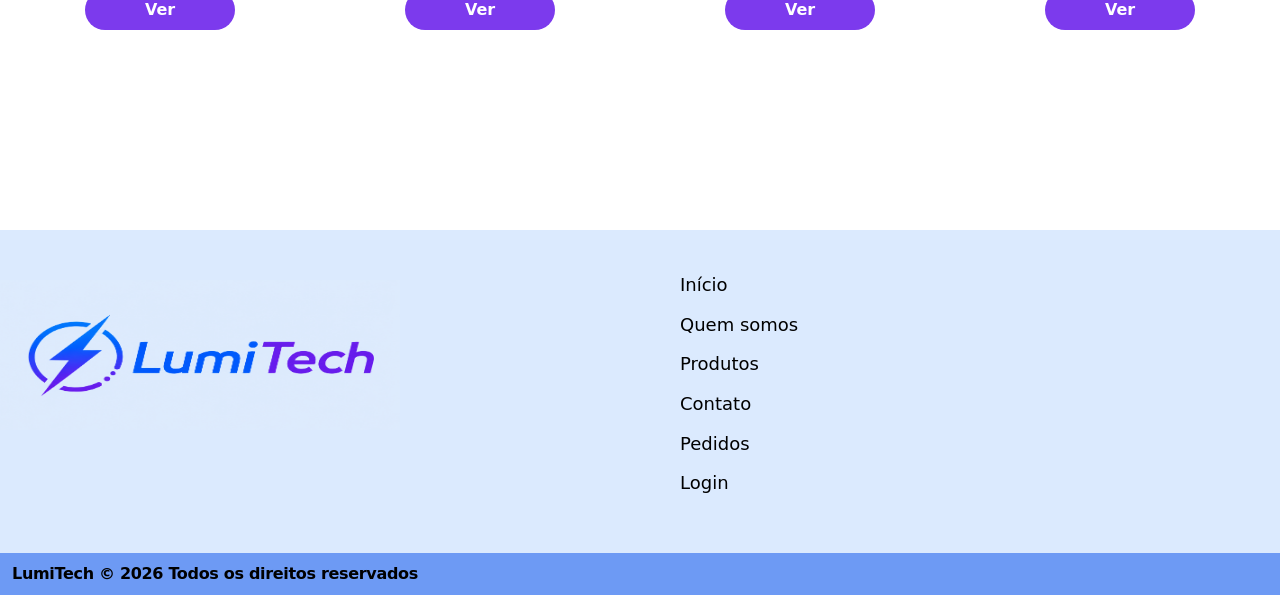
<file: produtos.html>
<!DOCTYPE html>
<html lang="en">

<head>
    <meta charset="UTF-8">
    <meta name="viewport" content="width=device-width, initial-scale=1.0">
    <link rel="stylesheet" href="style.css">
    <link rel="preconnect" href="https://fonts.googleapis.com">
    <link rel="preconnect" href="https://fonts.gstatic.com" crossorigin>
    <link href="https://fonts.googleapis.com/css2?family=Montserrat:ital,wght@0,100..900;1,100..900&display=swap"
        rel="stylesheet">
    <title>LumiTech</title>
</head>

<body>

    <header>
        <a href="index.html"><div class="logo"><img src="logo.png" alt=""></div></a>
        <ul>

            <a href="index.html">
                <li class="inc">Início</li>
            </a>
            <a href="produtos.html">
                <li class="inc"> Produtos </li>
            </a>
            <a href="quemsomos.html">
                <li class="inc">Quem somos</li>
            </a>
            <a href="contato.html"> <li class="inc">Contato</li></a>
            <a href="pedidos.html"><li class="inc">Pedidos</li></a>
            <div class="busca">
                <input type="text" placeholder="Buscar...">
                <a href="busca.html" class= "lupa">🔍</a>
            </div>
            <a href="login.html"><li class="login">Login</li></a>
        </ul>

    </header>



        <div class="produtos">

            <div class = "txtproduto"><img src="mouse.png" alt="">
                <p>Mouse RGB LT-M1</p>
                <span>R$ 89,90</span><br>
                <a href="produto.html"> <button>Ver</button></a>
            </div>

            <div class = "txtproduto">
                <img src="teclado.png" alt="">
                <p>Teclado Mecânico LT-K5</p>
                <span>R$ 249,90</span><br>
                <a href="produto.html"> <button>Ver</button></a>
            </div>

            <div  class = "txtproduto">
                <img src="smartwatch.png" alt="">
                <p>Smartwatch LT-W2</p>
                <span>R$ 399,90</span><br>
                <a href="produto.html"> <button>Ver</button></a>
            </div>

            <div class = "txtproduto">
                <img src="headset.png" alt="">
                <p>Headset Gamer LT-300</p>
                <span>R$ 199,90</span><br>
                <a href="produto.html"> <button>Ver</button></a>
            </div>
        </div>
        <div class="produtos">
            <div class = "txtproduto"><img src="monitor.png" alt="">
                <p>Monitor LT-M24</p>
                <span>R$ 899,90</span><br>
                <a href="produto.html"> <button>Ver</button></a>
            </div>

            <div class = "txtproduto">
                <img src="webcam.png" alt="">
                <p> Webcam LT-C1080</p>
                <span>R$ 179,90</span><br>
                <a href="produto.html"> <button>Ver</button></a>
            </div>

            <div class = "txtproduto">
                <img src="suporte.png" alt="">
                <p>Suporte para Notebook ajustável LT-SN1</p>
                <span>R$ 119,90</span><br>
                <a href="produto.html"> <button>Ver</button></a>
            </div>

            <div class = "txtproduto">
                <img src="carregador.png" alt="">
                <p>Carregador portátil 20.000mAh LT-P20</p>
                <span>R$ 159,90</span><br>
                <a href="produto.html"> <button>Ver</button></a>
            </div>

        </div>

        <div class="produtos">
            <div class = "txtproduto"><img src="som.png" alt="">
                <p>Caixa de som Bluetooth LT-SB5</p>
                <span>R$ 229,90</span><br>
                <a href="produto.html"> <button>Ver</button></a>
            </div>

            <div class = "txtproduto">
                <img src="mousepad.png" alt="">
                <p>Mousepad gamer LT-PAD1</p>
                <span>R$ 79,90</span><br>
                <a href="produto.html"> <button>Ver</button></a>
            </div>

            <div class = "txtproduto">
                <img src="mic.png" alt="">
                <p>Microfone gamer LT-MIC7</p>
                <span>R$ 289,90</span><br>
                <a href="produto.html"> <button>Ver</button></a>
            </div>

            <div class = "txtproduto">
                <img src="suporteh.png" alt="">
                <p>Suporte para mesa</p>
                <span>R$ 99,90</span><br>
                <a href="produto.html"> <button>Ver</button></a>
            </div>

        </div>


    </body>
    <footer>
        <a href="index.html"><div class="logor"><img src="logo.png" alt=""></div></a>
        <div>
            <ul>
                <a href="index.html">
                    <li class="">Início</li>
                </a>
                <a href="quemsomos.html">
                    <li class="">Quem somos</li>
                </a>
                <a href="produtos.html">
                    <li class=""> Produtos </li>
                </a>
                <a href="contato.html"> <li class="">Contato</li></a>
                <a href="pedidos.html"><li>Pedidos</li></a>
                <a href="login.html"><li class="">Login</li></a>
            </ul>
        </div>
        <div class="direito">
            <h1>LumiTech © 2026 Todos os direitos reservados</h1>
        </div>
    </footer>


</body>

</html>
</file>
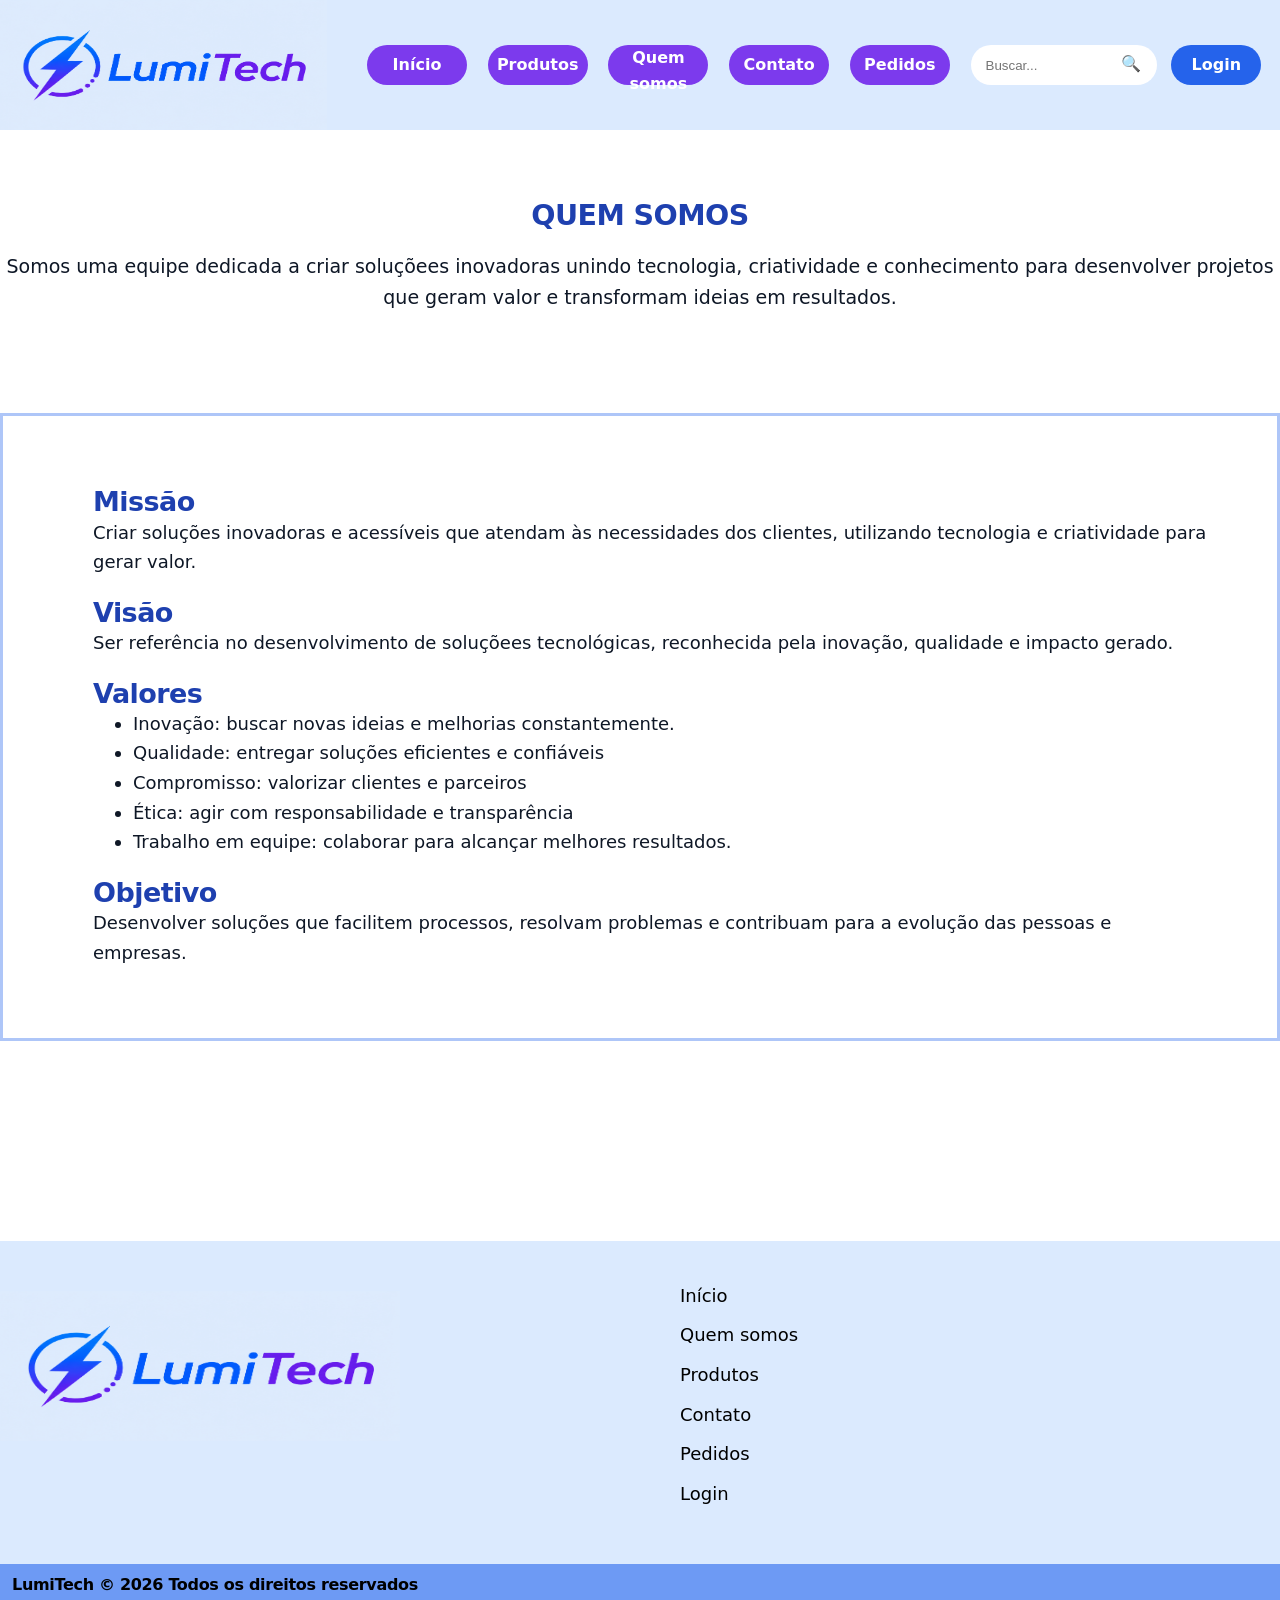
<file: quemsomos.html>
<!DOCTYPE html>
<html lang="en">

<head>
    <meta charset="UTF-8">
    <meta name="viewport" content="width=device-width, initial-scale=1.0">
    <link rel="stylesheet" href="style.css">
    <link rel="preconnect" href="https://fonts.googleapis.com">
    <link rel="preconnect" href="https://fonts.gstatic.com" crossorigin>
    <link href="https://fonts.googleapis.com/css2?family=Montserrat:ital,wght@0,100..900;1,100..900&display=swap"
        rel="stylesheet">
    <title>LumiTech</title>
</head>

<body>

    <header>
        <a href="index.html"><div class="logo"><img src="logo.png" alt=""></div></a>
        <ul>

            <a href="index.html">
                <li class="inc">Início</li>
            </a>
            <a href="produtos.html">
                <li class="inc"> Produtos </li>
            </a>
            <a href="quemsomos.html">
                <li class="inc">Quem somos</li>
            </a>
            <a href="contato.html"> <li class="inc">Contato</li></a>
            <a href="pedidos.html"><li class="inc">Pedidos</li></a>
            <div class="busca">
                <input type="text" placeholder="Buscar...">
                <a href="busca.html" class= "lupa">🔍</a>
            </div>
            <a href="login.html"><li class="login">Login</li></a>
        </ul>

    </header>

    <div class = quem_somos>
       <div class = cima_quem> <h2>QUEM SOMOS</h2>
        <P>Somos uma equipe dedicada a criar soluçõees inovadoras unindo tecnologia, criatividade e conhecimento para desenvolver projetos que geram valor e transformam 
            ideias em resultados.</P></div>

            <div class="missao"> 
           <div> <h2>Missão</h2>
            <p>Criar soluções inovadoras e acessíveis que atendam às necessidades dos clientes, utilizando tecnologia e criatividade para gerar valor.</p></div>

            <div>
                <h2>Visão</h2>
                <p>Ser referência no desenvolvimento de soluçõees tecnológicas, reconhecida pela inovação, qualidade e impacto gerado.</p>
            </div>

            <div>
                <h2>Valores</h2>
                <ul>
                <li>Inovação: buscar novas ideias e melhorias constantemente.</li>
                <li>Qualidade: entregar soluções eficientes e confiáveis</li>
                <li>Compromisso: valorizar clientes e parceiros</li>
                <li>Ética: agir com responsabilidade e transparência</li>
                <li>Trabalho em equipe: colaborar para alcançar melhores resultados.</li>
            </ul>
            </div>
            
            <div>
                <h2>Objetivo</h2>
                <p>Desenvolver soluções que facilitem processos, resolvam problemas e contribuam para a evolução das pessoas e empresas.</p>

            </div>


            </div>
    </div>
    

    

    <footer>
        <a href="index.html"><div class="logor"><img src="logo.png" alt=""></div></a>
        <div>
            <ul>
                <a href="index.html">
                    <li class="">Início</li>
                </a>
                <a href="quemsomos.html">
                    <li class="">Quem somos</li>
                </a>
                <a href="produtos.html">
                    <li class=""> Produtos </li>
                </a>
                <a href="contato.html"> <li class="">Contato</li></a>
                <a href="pedidos.html"><li>Pedidos</li></a>
                <a href="login.html"><li class="">Login</li></a>
            </ul>
        </div>
        <div class="direito">
            <h1>LumiTech © 2026 Todos os direitos reservados</h1>
        </div>
    </footer>


</body>

</html>
</file>
<file: style.css>
* {
    box-sizing: border-box;
    margin: 0;
}

body {
    display: grid;



}

body a {
    text-decoration: none;
    color: white;
}

header {
    background-color: #DBEAFE;
    height: 130px;
    display: grid;
    grid-template-columns: 327px 1fr;


}

header ul {

    list-style: none;
    display: grid;
    grid-auto-flow: column;
    text-align: center;
    align-items: center;
    gap: 2px;
    color: white;
    font-weight: bold;

}

.inc {
    background-color: #7C3AED;
    width: 100px;
    height: 40px;
    border-radius: 20px;
    display: grid;
    align-items: center;
}


.login {
    background-color: #2563EB;
    border-radius: 20px;
    width: 90px;
    height: 40px;
    align-items: center;
    display: grid;
}

.logo img {
    width: 327px;
    height: 130px;
}

.busca {

    width: 180px;
    position: relative;


}

.lupa {
    position: absolute;
    right: 10px;
    top: 6px;
}

.busca input {
    border: none;
    outline: none;
    padding-left: 15px;
    border-radius: 20px;
    height: 40px;

}



.banner img {
    width: 400px;
    height: 300px;
    object-fit: cover;
}

.banner {
    display: grid;
    grid-template-columns: 400px 1fr;
    padding-top: 90px;
    padding-bottom: 100px;
    width: 70%;
    margin: auto;
}



.banner_texto {
    display: grid;
    grid-template-rows: 80px 80px 80px 50px;
    text-align: left;
    font-size: 19px;
    font-weight: bold;
}

h2 {
    color: #1E40AF;
}

.banner button {
    border-radius: 20px;
    border: none;
    background-color: #7C3AED;
    width: 200px;
    color: white;
    font-weight: bold;
    font-size: 16px;
    height: 40px;
}

.destaque h2 {
    text-align: center;
    color: #1E40AF;
}

.destaque {
    padding-top: 100px;
    border: solid;
    border-color: #2563EB;
    padding-bottom: 100px;
    width: 90%;
    margin: 0 auto;

}

.destaque_produtos {
    display: grid;
    grid-template-columns: 1fr 1fr 1fr 1fr;
    padding-top: 50px;
    place-items: center;
    text-align: center;
    font-weight: bolder;

}

.destaque img {
    width: 270px;
    height: 200px;
    border-radius: 20px;

}

footer {
    background-color: #DBEAFE;
    margin-top: 200px;
    display: grid;
    grid-template-columns: 1fr 1fr;

}

.logor img {
    width: 400px;
    height: 200px;
    padding-top: 50px;
}

footer ul {
    list-style: none;
    display: grid;
    gap: 10px;
    padding: 40px;
    font-size: 18px;
}

.direito {
    background-color: #3671f0a8;
    padding: 12px;
    grid-column: 1/3;
    margin-top: 15px;
    font-size: 8px;
    color: rgb(0, 0, 0);


}

.produtos {
    display: grid;
    grid-template-columns: 1fr 1fr 1fr 1fr;
    padding-top: 100px;
    place-items: center;
    text-align: center;
    font-weight: bolder;
}

.produtos img {
    width: 320px;
    height: 240px;
    border-radius: 20px;
}

button {
    border-radius: 20px;
    border: none;
    background-color: #7C3AED;
    width: 150px;
    color: white;
    font-weight: bold;
    font-size: 15px;
    height: 40px;
}

footer li {
    color: black;
}

.quem_somos {
    padding-top: 70px;
    display: grid;
}

.cima_quem {
    text-align: center;
    font-size: 19px;
    display: grid;
    gap: 18px;
    padding-bottom: 100px;
}

.missao {
    display: grid;
    border: solid;
    border-color: #2564eb5e;
    padding-top: 70px;
    padding-bottom: 70px;
    padding-left: 90px;
    padding-right: 70px;
    gap: 20px;
    font-size: 18px;

}

.fonep img {
    width: 400px;
    height: 300px;
    object-fit: cover;
}

.fonep {
    padding-left: 80px;
}

.produto {
    display: grid;
    grid-template-columns: 500px 300px 1fr;
    padding-top: 70px;
    height: auto;

}

.star img {
    width: 130px;
    height: 90px;
    object-fit: cover;
}

.star {
    width: 500px;
    padding-top: 20px;
    display: grid;
    gap: 15px;
    font-size: 20px;
}

.txtproduto {
    display: grid;
    gap: 8px;
}


.especifica {
    padding-top: 40px;
    padding-left: 70px;
    width: 400px;
    text-align: right;

}

.txtespecifica {
    display: grid;
    gap: 40px;
    font-size: 19px;

}

.especifica ul {
    list-style: none;
}

.resultado {
    text-align: center;
    padding-top: 50px;
    padding-left: 50px;
    font-size: 40px;
}

.contato {
    display: grid;
    justify-items: center;
    gap: 20px;
    margin-top: 50px;
}



.contato form {

    display: grid;
    gap: 20px;
    width: 450px;
}

.contato input {

    height: 40px;
    border: 2px solid #DBEAFE;
    border-radius: 10px;
    padding-left: 15px;
}

.contato textarea {

    height: 150px;
    border: 2px solid #DBEAFE;
    border-radius: 10px;
    resize: none;
    padding: 15px;
}

.loginp{

    display: grid;
    justify-items: center;
    margin-top: 60px;
}



.loginp form{

    display: grid;
    gap: 20px;
    width: 350px;
}

.loginp input{

    height: 40px;
    border: 2px solid #DBEAFE;
    border-radius: 10px;
    padding-left: 15px;
}

.lembrar{

    display: grid;
    grid-template-columns: 20px auto;
    align-items: center;
    gap: 10px;
}

.loginp button{

    width: 180px;
    height: 45px;
    justify-self: center;
    border: none;
    border-radius: 25px;
    background: #7C3AED;
    color: white;
    cursor: pointer;
}

.loginp a{

    color: #2563EB;
    text-decoration: none;
    justify-self: center;
}

.loginp a:hover{

    color: #7C3AED;
}

.button:hover{
    color: #1E40AF;
}

.pedidos{

    width: 80%;
    margin: auto;
    margin-top: 50px;
    display: grid;
    gap: 30px;
}



.pedido{

    display: grid;
    gap: 15px;
}

.titulo,
.item{

    display: grid;
    grid-template-columns: 2fr 1fr 1fr;
    align-items: center;
    background: white;
    padding: 20px;
    border-radius: 15px;
   
}

.titulo{

    background: #DBEAFE;
    font-weight: bold;
}



/* =========================================================
   LumiTech — folha de estilo principal
   1. Tokens  2. Base  3. Componentes  4. Seções  5. Responsivo
   ========================================================= */

/* ---------- 1. TOKENS ---------- */
:root {
  --blue-100: #DBEAFE;
  --blue: #2563EB;
  --blue-strong: #1D4ED8;
  --purple: #7C3AED;

  --bg: #FFFFFF;
  --bg-alt: #F6F8FC;
  --surface: #FFFFFF;
  --surface-2: #F2F6FD;
  --border: #E4EBF5;
  --text: #0E1726;
  --muted: #566276;

  --accent: var(--blue);
  --accent-2: var(--purple);
  --accent-soft: var(--blue-100);
  --on-accent: #FFFFFF;

  --shadow-sm: 0 1px 2px rgba(15, 30, 60, .06);
  --shadow-md: 0 10px 30px -14px rgba(15, 30, 60, .22);
  --shadow-lg: 0 24px 60px -30px rgba(15, 30, 60, .35);

  --radius: 16px;
  --radius-lg: 24px;
  --radius-pill: 999px;

  --header-h: 68px;
  --maxw: 1180px;
  --ease: cubic-bezier(.22, .8, .3, 1);
  --t: 220ms var(--ease);
}

[data-theme="dark"] {
  --bg: #0B1020;
  --bg-alt: #0F162A;
  --surface: #141C30;
  --surface-2: #1A2440;
  --border: #253253;
  --text: #E8EEFB;
  --muted: #9BA9C6;

  --accent: #60A5FA;
  --accent-2: #A78BFA;
  --accent-soft: #1C2A4A;
  --on-accent: #08101F;

  --shadow-sm: 0 1px 2px rgba(0, 0, 0, .5);
  --shadow-md: 0 14px 34px -18px rgba(0, 0, 0, .8);
  --shadow-lg: 0 30px 70px -34px rgba(0, 0, 0, .9);
}

/* ---------- 2. BASE ---------- */
* { box-sizing: border-box; }

html { scroll-behavior: smooth; scroll-padding-top: calc(var(--header-h) + 16px); }

body {
  margin: 0;
  background: var(--bg);
  color: var(--text);
  font-family: Inter, system-ui, -apple-system, "Segoe UI", sans-serif;
  font-size: 16px;
  line-height: 1.65;
  -webkit-font-smoothing: antialiased;
  transition: background-color var(--t), color var(--t);
}

h1, h2, h3 {
  font-family: "Space Grotesk", Inter, system-ui, sans-serif;
  line-height: 1.15;
  letter-spacing: -.02em;
  margin: 0;
}

p { margin: 0; }
img, svg { display: block; max-width: 100%; }
a { color: inherit; text-decoration: none; }
button { font: inherit; color: inherit; cursor: pointer; }

:focus-visible {
  outline: 2px solid var(--accent);
  outline-offset: 3px;
  border-radius: 6px;
}

.container { width: min(100% - 40px, var(--maxw)); margin-inline: auto; }

.skip-link {
  position: absolute; left: -9999px; top: 10px; z-index: 200;
  background: var(--accent); color: var(--on-accent);
  padding: 10px 16px; border-radius: 10px;
}
.skip-link:focus { left: 20px; }

.sprite { position: absolute; width: 0; height: 0; overflow: hidden; }

/* Ilustrações de produto (herdam o tema) */
.il-fill, .il-card { fill: var(--surface-2); stroke: var(--border); stroke-width: 2; }
.il-screen { fill: var(--accent-soft); }
.il-bd { fill: none; stroke: var(--accent); stroke-width: 6; stroke-linecap: round; stroke-linejoin: round; }
.il-acc-f { fill: var(--accent); }
.il-acc-s { stroke: var(--accent-2); stroke-width: 5; stroke-linecap: round; fill: none; opacity: .8; }

/* ---------- 3. COMPONENTES ---------- */

/* Botões */
.btn {
  display: inline-flex; align-items: center; justify-content: center;
  gap: 8px; padding: 13px 22px;
  border: 1px solid transparent; border-radius: var(--radius-pill);
  font-weight: 600; font-size: .95rem; letter-spacing: -.01em;
  transition: transform var(--t), background-color var(--t), border-color var(--t), box-shadow var(--t), color var(--t);
}
.btn:active { transform: translateY(1px) scale(.99); }

.btn--primary {
  background: linear-gradient(120deg, var(--blue), var(--purple));
  color: #fff; box-shadow: var(--shadow-md);
}
.btn--primary:hover { box-shadow: 0 16px 34px -16px rgba(37, 99, 235, .7); }
[data-theme="dark"] .btn--primary { background: linear-gradient(120deg, #3B82F6, #8B5CF6); }

.btn--ghost { background: transparent; border-color: var(--border); color: var(--text); }
.btn--ghost:hover { border-color: var(--accent); color: var(--accent); }

.btn--light { background: #fff; color: #17245B; box-shadow: var(--shadow-md); }
.btn--light:hover { background: #F2F5FF; }

.btn--buy {
  background: var(--accent-soft); color: var(--accent);
  padding: 9px 16px; font-size: .88rem;
}
.btn--buy:hover { background: var(--accent); color: var(--on-accent); }
[data-theme="dark"] .btn--buy { color: var(--text); }
[data-theme="dark"] .btn--buy:hover { background: var(--accent); color: var(--on-accent); }

.btn--block { width: 100%; }

/* Botões de ícone */
.icon-btn {
  position: relative;
  display: inline-grid; place-items: center;
  width: 40px; height: 40px;
  background: transparent; border: 1px solid transparent;
  border-radius: 12px;
  transition: background-color var(--t), border-color var(--t), color var(--t);
}
.icon-btn:hover { background: var(--surface-2); border-color: var(--border); }
.icon-btn svg { width: 21px; height: 21px; fill: none; stroke: currentColor; stroke-width: 1.8; stroke-linecap: round; stroke-linejoin: round; }

/* ---------- HEADER ---------- */
.header {
  position: sticky; top: 0; z-index: 90;
  background: var(--bg); /* fallback */
  background: color-mix(in srgb, var(--bg) 86%, transparent);
  backdrop-filter: blur(14px);
  border-bottom: 1px solid transparent;
  transition: border-color var(--t), background-color var(--t), box-shadow var(--t);
}
.header.is-stuck { border-bottom-color: var(--border); box-shadow: var(--shadow-sm); }

.header__inner {
  height: var(--header-h);
  display: flex; align-items: center; gap: 20px;
}

.brand { display: inline-flex; align-items: center; gap: 10px; }
.brand__mark {
  display: grid; place-items: center;
  width: 36px; height: 36px; border-radius: 11px;
  background: linear-gradient(135deg, var(--blue), var(--purple));
  color: #fff; font-family: "Space Grotesk", sans-serif; font-weight: 700;
  font-size: .95rem; letter-spacing: .02em;
}
.brand__name { font-family: "Space Grotesk", sans-serif; font-weight: 600; font-size: 1.12rem; letter-spacing: -.02em; }

.nav { display: flex; gap: 4px; margin-inline: auto; }
.nav__link {
  position: relative; padding: 8px 14px; border-radius: 10px;
  font-size: .95rem; color: var(--muted);
  transition: color var(--t), background-color var(--t);
}
.nav__link:hover { color: var(--text); background: var(--surface-2); }
.nav__link.is-active { color: var(--accent); }

.header__actions { display: flex; align-items: center; gap: 2px; }

.theme-btn .icon-moon { display: none; }
[data-theme="dark"] .theme-btn .icon-sun { display: none; }
[data-theme="dark"] .theme-btn .icon-moon { display: block; }

.cart-badge {
  position: absolute; top: 2px; right: 2px;
  min-width: 18px; height: 18px; padding: 0 5px;
  display: grid; place-items: center;
  background: var(--purple); color: #fff;
  border-radius: var(--radius-pill);
  font-size: .68rem; font-weight: 600; line-height: 1;
}
.cart-badge.pop { animation: pop 320ms var(--ease); }
@keyframes pop { 0% { transform: scale(.4); } 60% { transform: scale(1.25); } 100% { transform: scale(1); } }

.menu-btn { display: none; }
.menu-btn__bars { display: grid; gap: 4px; }
.menu-btn__bars i {
  width: 18px; height: 2px; background: currentColor; border-radius: 2px;
  transition: transform var(--t), opacity var(--t);
}
.menu-btn[aria-expanded="true"] i:nth-child(1) { transform: translateY(6px) rotate(45deg); }
.menu-btn[aria-expanded="true"] i:nth-child(2) { opacity: 0; }
.menu-btn[aria-expanded="true"] i:nth-child(3) { transform: translateY(-6px) rotate(-45deg); }

/* Busca */
.searchbar { border-top: 1px solid var(--border); background: var(--bg); }
.searchbar__inner { display: flex; align-items: center; gap: 10px; padding: 12px 0; }
.searchbar__icon { width: 20px; height: 20px; fill: none; stroke: var(--muted); stroke-width: 1.8; stroke-linecap: round; }
.searchbar input {
  flex: 1; min-width: 0;
  background: transparent; border: 0; outline: none;
  color: var(--text); font-size: 1rem; padding: 6px 0;
}
.searchbar input::placeholder { color: var(--muted); }

/* Overlay */
.overlay {
  position: fixed; inset: 0; z-index: 95;
  background: rgba(8, 14, 30, .45); backdrop-filter: blur(2px);
  opacity: 0; transition: opacity var(--t);
}
.overlay.is-open { opacity: 1; }

/* Carrinho */
.drawer {
  position: fixed; top: 0; right: 0; z-index: 100;
  width: min(380px, 90vw); height: 100%;
  display: flex; flex-direction: column;
  background: var(--surface); border-left: 1px solid var(--border);
  box-shadow: var(--shadow-lg);
  transform: translateX(105%);
  transition: transform 300ms var(--ease);
}
.drawer.is-open { transform: translateX(0); }
.drawer__head {
  display: flex; align-items: center; justify-content: space-between;
  padding: 18px 20px; border-bottom: 1px solid var(--border);
}
.drawer__head h2 { font-size: 1.1rem; }
.drawer__body { flex: 1; overflow-y: auto; padding: 16px 20px; display: grid; gap: 12px; align-content: start; }
.drawer__empty { color: var(--muted); font-size: .93rem; }
.cart-item { display: flex; align-items: center; gap: 12px; padding-bottom: 12px; border-bottom: 1px solid var(--border); }
.cart-item__info { flex: 1; min-width: 0; }
.cart-item__name { font-weight: 600; font-size: .92rem; }
.cart-item__meta { color: var(--muted); font-size: .82rem; }
.cart-item__remove { background: none; border: 0; color: var(--muted); font-size: .82rem; text-decoration: underline; padding: 4px; }
.cart-item__remove:hover { color: var(--accent); }
.drawer__foot { padding: 18px 20px; border-top: 1px solid var(--border); display: grid; gap: 14px; }
.drawer__total { display: flex; justify-content: space-between; align-items: baseline; }
.drawer__total strong { font-family: "Space Grotesk", sans-serif; font-size: 1.25rem; }

/* Toast */
.toast {
  position: fixed; left: 50%; bottom: 26px; z-index: 120;
  transform: translate(-50%, 20px);
  padding: 12px 20px; border-radius: var(--radius-pill);
  background: var(--text); color: var(--bg);
  font-size: .9rem; font-weight: 500;
  opacity: 0; pointer-events: none;
  transition: opacity var(--t), transform var(--t);
}
.toast.is-visible { opacity: 1; transform: translate(-50%, 0); }

/* ---------- 4. SEÇÕES ---------- */
.section { padding: 92px 0; }
.section__head { max-width: 620px; margin-bottom: 40px; }
.section__head--row {
  max-width: none; display: flex; flex-wrap: wrap; gap: 20px;
  align-items: flex-end; justify-content: space-between;
}
.section__title { font-size: clamp(1.7rem, 3.2vw, 2.3rem); }
.section__sub { color: var(--muted); margin-top: 10px; }

/* HERO */
.hero { padding: 72px 0 84px; background: var(--bg); position: relative; overflow: hidden; }
.hero__inner {
  display: grid; grid-template-columns: 1.05fr .95fr;
  gap: 56px; align-items: center;
}
.hero__eyebrow {
  display: inline-block; margin-bottom: 18px;
  padding: 6px 14px; border-radius: var(--radius-pill);
  background: var(--accent-soft); color: var(--accent);
  font-size: .82rem; font-weight: 600;
}
[data-theme="dark"] .hero__eyebrow { color: var(--text); }
.hero__title { font-size: clamp(2.3rem, 5vw, 3.55rem); }
.hero__text { margin-top: 20px; color: var(--muted); font-size: 1.06rem; max-width: 52ch; }
.hero__actions { display: flex; flex-wrap: wrap; gap: 12px; margin-top: 30px; }

.hero__facts {
  display: flex; flex-wrap: wrap; gap: 28px;
  margin: 44px 0 0; padding-top: 26px; border-top: 1px solid var(--border);
}
.hero__facts dt { font-size: .78rem; color: var(--accent); font-weight: 600; }
.hero__facts dd { margin: 4px 0 0; font-size: .9rem; color: var(--muted); }

.hero__art { position: relative; }
.hero__glow {
  position: absolute; inset: 8% -6% 8% -6%;
  background: radial-gradient(60% 60% at 60% 40%, rgba(124, 58, 237, .18), transparent 70%),
              radial-gradient(60% 60% at 30% 70%, rgba(37, 99, 235, .18), transparent 70%);
  filter: blur(6px);
}
.hero__scene { position: relative; width: 100%; height: auto; }

.float-a { animation: floatY 7s ease-in-out infinite; }
.float-b { animation: floatY 7s ease-in-out infinite reverse; }
@keyframes floatY { 0%, 100% { transform: translateY(0); } 50% { transform: translateY(-10px); } }
.float-a, .float-b { transform-box: view-box; transform-origin: center; }

/* CATEGORIAS */
.categories { background: var(--bg-alt); }
.cat-grid { display: grid; grid-template-columns: repeat(5, 1fr); gap: 16px; }
.cat {
  padding: 26px 20px; border-radius: var(--radius);
  background: var(--surface); border: 1px solid var(--border);
  transition: transform var(--t), border-color var(--t), box-shadow var(--t);
}
.cat:hover { transform: translateY(-4px); border-color: var(--accent); box-shadow: var(--shadow-md); }
.cat__ico { width: 64px; height: 48px; margin-bottom: 16px; }
.cat h3 { font-size: 1.02rem; }
.cat p { margin-top: 4px; color: var(--muted); font-size: .85rem; }

/* PRODUTOS */
.filters { display: flex; flex-wrap: wrap; gap: 8px; }
.chip {
  padding: 8px 16px; border-radius: var(--radius-pill);
  background: transparent; border: 1px solid var(--border);
  color: var(--muted); font-size: .87rem;
  transition: all var(--t);
}
.chip:hover { color: var(--text); border-color: var(--accent); }
.chip.is-active { background: var(--accent); border-color: var(--accent); color: var(--on-accent); }

.prod-grid { display: grid; grid-template-columns: repeat(4, 1fr); gap: 20px; }

.card {
  display: flex; flex-direction: column;
  background: var(--surface); border: 1px solid var(--border);
  border-radius: var(--radius-lg); overflow: hidden;
  transition: transform var(--t), box-shadow var(--t), border-color var(--t);
}
.card:hover { transform: translateY(-5px); box-shadow: var(--shadow-lg); border-color: color-mix(in srgb, var(--accent) 45%, var(--border)); }
.card.is-hidden { display: none; }

.card__media { position: relative; padding: 26px 20px; background: var(--bg-alt); }
.card__art { width: 100%; height: 130px; }

.tag {
  position: absolute; top: 14px; left: 14px;
  padding: 5px 11px; border-radius: var(--radius-pill);
  background: var(--accent); color: var(--on-accent);
  font-size: .72rem; font-weight: 600;
}
.tag--alt { background: var(--accent-2); color: #fff; }
[data-theme="dark"] .tag { color: #08101F; }

.fav {
  position: absolute; top: 12px; right: 12px;
  width: 34px; height: 34px; display: grid; place-items: center;
  background: var(--surface); border: 1px solid var(--border);
  border-radius: 50%; color: var(--muted);
  transition: color var(--t), transform var(--t), border-color var(--t);
}
.fav svg { width: 18px; height: 18px; fill: none; stroke: currentColor; stroke-width: 1.7; stroke-linejoin: round; }
.fav:hover { color: var(--accent-2); }
.fav[aria-pressed="true"] { color: var(--accent-2); border-color: var(--accent-2); }
.fav[aria-pressed="true"] svg { fill: currentColor; }
.fav.beat { animation: beat 340ms var(--ease); }
@keyframes beat { 40% { transform: scale(1.22); } 100% { transform: scale(1); } }

.card__body { display: flex; flex-direction: column; gap: 8px; padding: 20px; flex: 1; }
.card__name { font-size: 1.02rem; }
.card__desc { color: var(--muted); font-size: .88rem; }
.card__foot { margin-top: auto; padding-top: 12px; display: flex; align-items: center; justify-content: space-between; gap: 12px; }
.price { font-family: "Space Grotesk", sans-serif; font-weight: 600; font-size: 1.1rem; }

.empty { margin-top: 32px; text-align: center; color: var(--muted); }

/* DIFERENCIAIS */
.perks { background: var(--bg-alt); }
.perk-grid { list-style: none; margin: 0; padding: 0; display: grid; grid-template-columns: repeat(4, 1fr); gap: 16px; }
.perk {
  padding: 26px 22px; border-radius: var(--radius);
  background: var(--surface); border: 1px solid var(--border);
}
.perk__ico { font-size: 1.6rem; line-height: 1; }
.perk h3 { margin: 14px 0 6px; font-size: 1.02rem; }
.perk p { color: var(--muted); font-size: .89rem; }

/* QUEM SOMOS */
.about__inner { display: grid; grid-template-columns: .9fr 1.1fr; gap: 56px; align-items: center; }
.about__art { display: grid; grid-template-columns: 1fr 1fr; gap: 14px; }
.about__tile {
  display: grid; place-items: center; padding: 22px;
  background: var(--bg-alt); border: 1px solid var(--border); border-radius: var(--radius);
}
.about__tile:nth-child(odd) { transform: translateY(-14px); }
.about__tile svg { width: 100%; height: 86px; }
.about__copy p { color: var(--muted); margin-top: 18px; max-width: 58ch; }
.about__list { margin: 24px 0 0; padding: 0; list-style: none; display: grid; gap: 10px; }
.about__list li { position: relative; padding-left: 26px; font-size: .95rem; }
.about__list li::before {
  content: ""; position: absolute; left: 0; top: .55em;
  width: 10px; height: 10px; border-radius: 3px;
  background: linear-gradient(135deg, var(--blue), var(--purple));
}

/* CTA */
.cta { padding: 20px 0 92px; }
.cta__inner {
  padding: 66px 40px; border-radius: 32px; text-align: center;
  background: linear-gradient(120deg, #2563EB, #7C3AED);
  color: #fff; box-shadow: var(--shadow-lg);
}
.cta h2 { font-size: clamp(1.6rem, 3.4vw, 2.3rem); max-width: 20ch; margin-inline: auto; }
.cta p { margin: 16px auto 28px; max-width: 46ch; color: rgba(255, 255, 255, .86); }

/* FOOTER */
.footer { background: var(--bg-alt); border-top: 1px solid var(--border); padding: 64px 0 28px; }
.footer__grid { display: grid; grid-template-columns: 1.6fr 1fr 1fr 1.2fr; gap: 40px; }
.footer__brand p { margin-top: 16px; color: var(--muted); font-size: .9rem; max-width: 36ch; }
.footer__col h3 { font-size: .95rem; margin-bottom: 14px; }
.footer__col a, .footer__col p { display: block; color: var(--muted); font-size: .9rem; padding: 5px 0; transition: color var(--t); }
.footer__col a:hover { color: var(--accent); }

.social { display: flex; gap: 8px; margin-top: 20px; }
.social a {
  width: 38px; height: 38px; display: grid; place-items: center;
  border: 1px solid var(--border); border-radius: 11px; color: var(--muted);
  transition: color var(--t), border-color var(--t), transform var(--t);
}
.social a:hover { color: var(--accent); border-color: var(--accent); transform: translateY(-2px); }
.social svg { width: 18px; height: 18px; fill: none; stroke: currentColor; stroke-width: 1.7; stroke-linecap: round; }

.footer__bottom {
  margin-top: 48px; padding-top: 22px; border-top: 1px solid var(--border);
  display: flex; flex-wrap: wrap; gap: 8px; justify-content: space-between;
  color: var(--muted); font-size: .84rem;
}

/* Revelação ao rolar */
.reveal { opacity: 0; transform: translateY(18px); transition: opacity 600ms var(--ease), transform 600ms var(--ease); }
.reveal.is-in { opacity: 1; transform: none; }

/* ---------- 5. RESPONSIVO ---------- */
@media (max-width: 1080px) {
  .cat-grid { grid-template-columns: repeat(3, 1fr); }
  .prod-grid { grid-template-columns: repeat(3, 1fr); }
  .footer__grid { grid-template-columns: 1fr 1fr; gap: 32px; }
}

@media (max-width: 900px) {
  .section { padding: 72px 0; }
  .hero__inner { grid-template-columns: 1fr; gap: 40px; }
  .hero__art { order: -1; max-width: 480px; }
  .about__inner { grid-template-columns: 1fr; gap: 36px; }
  .perk-grid { grid-template-columns: repeat(2, 1fr); }
  .prod-grid { grid-template-columns: repeat(2, 1fr); }

  .menu-btn { display: inline-grid; }
  .nav {
    position: fixed; inset: var(--header-h) 0 auto 0; z-index: 96;
    flex-direction: column; gap: 2px; margin: 0; padding: 14px 20px 22px;
    background: var(--bg); border-bottom: 1px solid var(--border);
    box-shadow: var(--shadow-md);
    transform: translateY(-12px); opacity: 0; visibility: hidden;
    transition: opacity var(--t), transform var(--t), visibility var(--t);
  }
  .nav.is-open { transform: translateY(0); opacity: 1; visibility: visible; }
  .nav__link { padding: 13px 12px; font-size: 1rem; }
}

@media (max-width: 620px) {
  .container { width: calc(100% - 32px); }
  .section { padding: 60px 0; }
  .section__head { margin-bottom: 28px; }
  .hero { padding: 40px 0 60px; }
  .hero__text { font-size: 1rem; }
  .hero__actions .btn { flex: 1; min-width: 150px; }
  .hero__facts { gap: 18px 26px; }

  .cat-grid { grid-template-columns: repeat(2, 1fr); }
  .prod-grid { grid-template-columns: 1fr; }
  .perk-grid { grid-template-columns: 1fr; }

  .filters { width: 100%; overflow-x: auto; flex-wrap: nowrap; padding-bottom: 4px; }
  .chip { white-space: nowrap; }

  .about__tile:nth-child(odd) { transform: none; }
  .cta__inner { padding: 44px 22px; border-radius: 24px; }
  .footer__grid { grid-template-columns: 1fr; }
  .brand__name { display: none; }
}

@media (prefers-reduced-motion: reduce) {
  html { scroll-behavior: auto; }
  *, *::before, *::after { animation-duration: .001ms !important; transition-duration: .001ms !important; }
  .reveal { opacity: 1; transform: none; }
}

.newsletter {
    height: 270px;
    text-align: center;
    padding-top: 28px;
}

.newsletter p {
    margin-top: 75px;
    color: #2866ee;
    font-size: 13px;
    font-weight: bold;
}

.newsletter input {
    display: block;
    width: 295px;
    height: 31px;
    margin: 30px auto 25px;
    padding: 8px;
    border: 1px solid #aaa;
}

.newsletter button {
    width: 95px;
    height: 30px;
    border: 0;
    border-radius: 20px;
    background: #7835ed;
    color: white;
    font-size: 10px;
    font-weight: bold;
}
</file>
